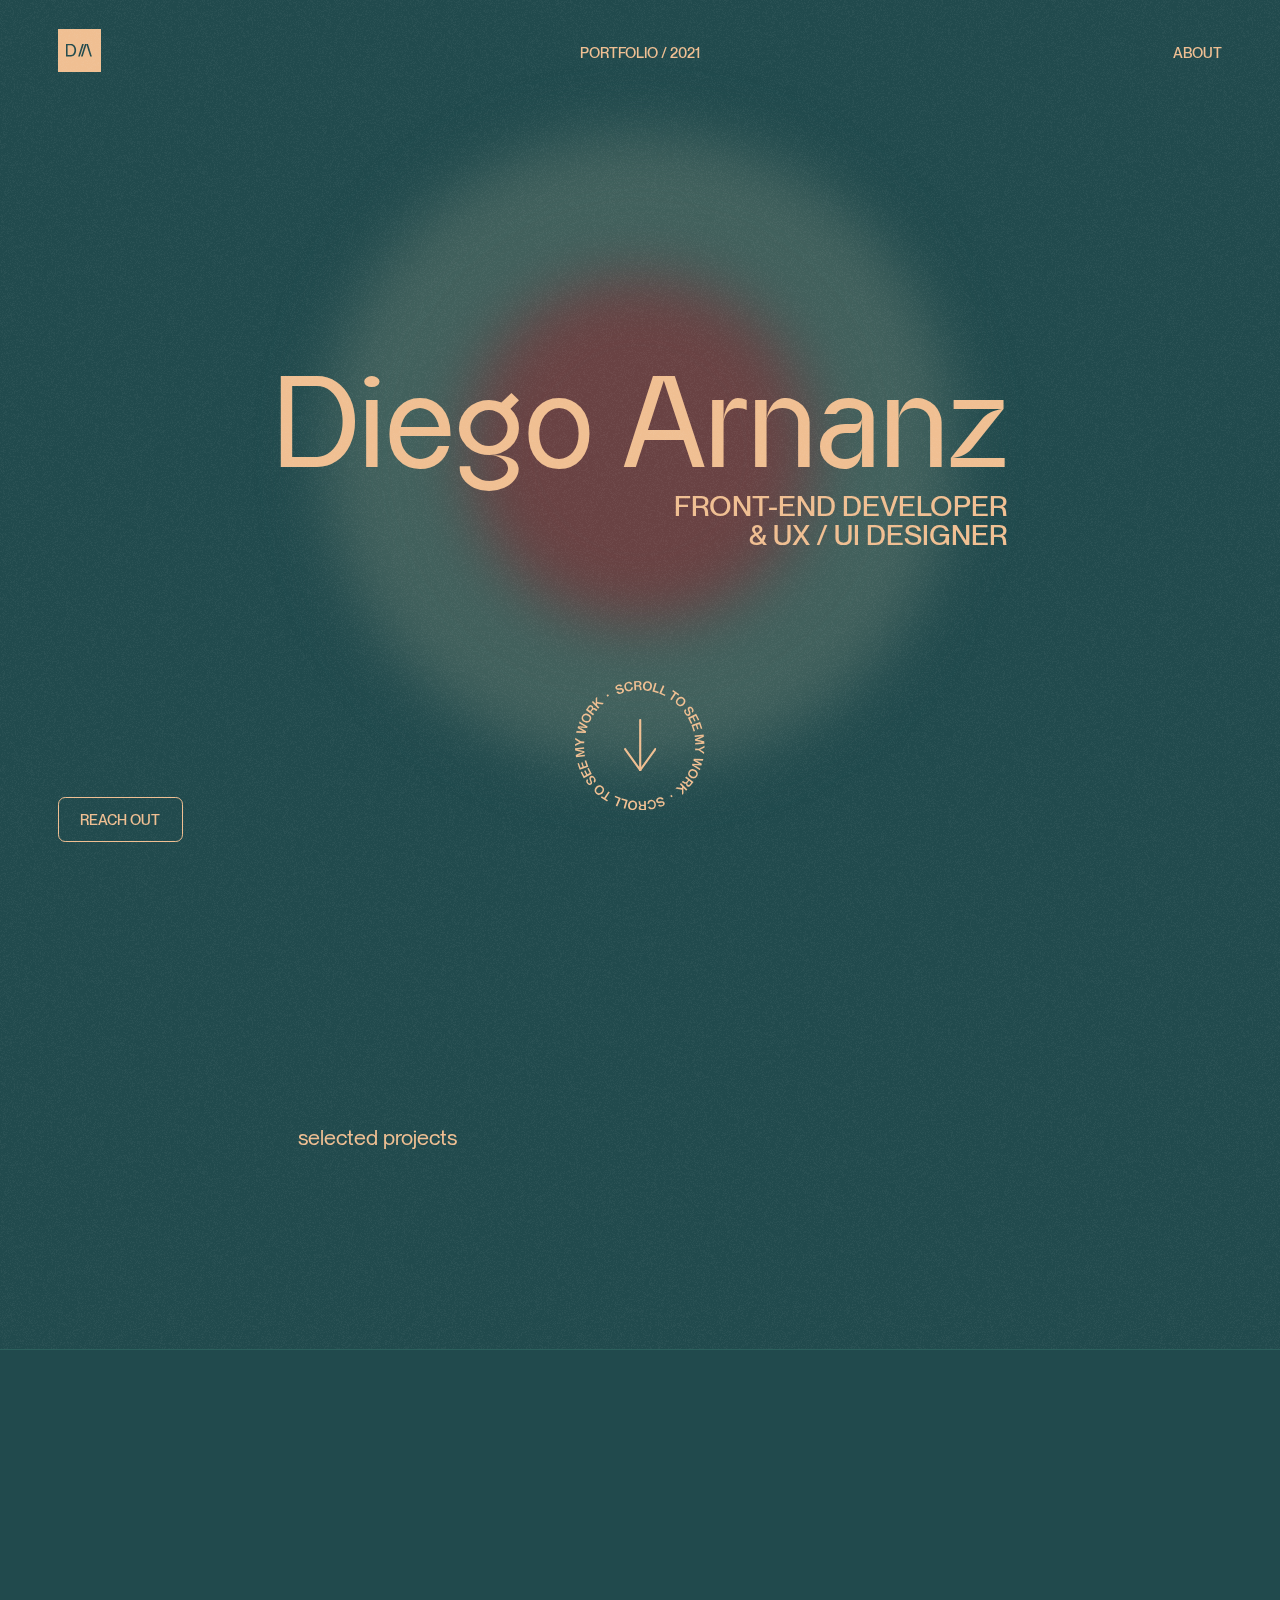
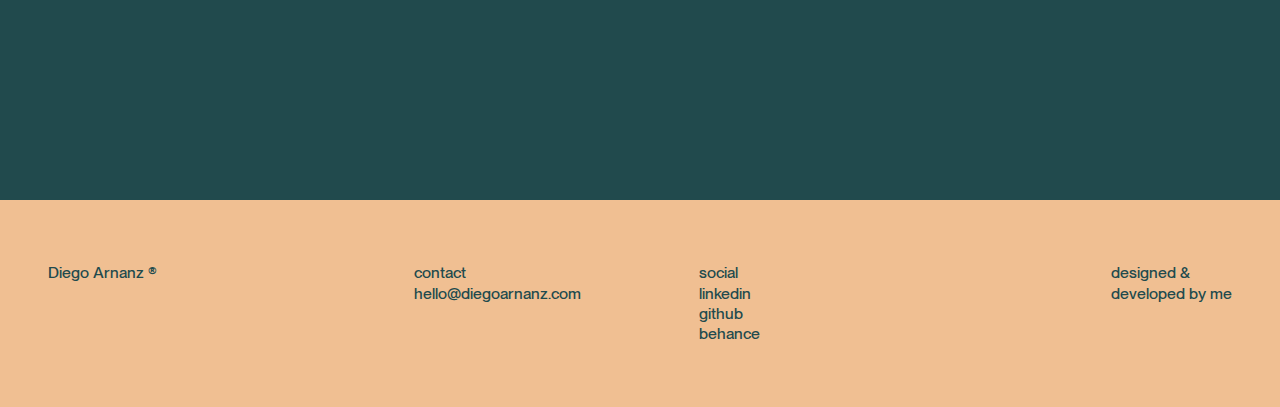
<file: index.html>
<!DOCTYPE html>
<html lang="es">
<head>
    <meta charset="UTF-8">
    <meta name="viewport" content="width=device-width, initial-scale=1.0">
    <title>DIEGO ARNANZ</title>
    <link rel="shortcut icon" type="image/jpg" href="/assets/images/MAIN/LOGO_DA_clear.png">
    <link rel="preconnect" href="https://fonts.googleapis.com">
    <link rel="preconnect" href="https://fonts.gstatic.com" crossorigin>
    <link href="https://fonts.googleapis.com/css2?family=Space+Grotesk:wght@300;400;500;600;700&display=swap" rel="stylesheet">
    <link rel="stylesheet" href="css/app.css">
    <script defer src="js/app.js" ></script>
    <script defer src="js/scroll.js"></script>

<!-- Primary Meta Tags -->
<title>Diego Arnanz</title>
<meta name="title" content="Diego Arnanz">
<meta name="description" content="Hi, I'm Diego Arnanz, a Front-End web developer and graphic & UX/UI designer based in Madrid, Spain.">

<!-- Open Graph / Facebook -->
<meta property="og:type" content="website">
<meta property="og:url" content="https://metatags.io/">
<meta property="og:title" content="Diego Arnanz">
<meta property="og:description" content="Hi, I'm Diego Arnanz, a Front-End web developer and graphic & UX/UI designer based in Madrid, Spain.">
<meta property="og:image" content="/assets/images/MAIN/LOGO_DA_clear.png">

<!-- Twitter -->
<meta property="twitter:card" content="summary_large_image">
<meta property="twitter:url" content="https://metatags.io/">
<meta property="twitter:title" content="Diego Arnanz">
<meta property="twitter:description" content="Hi, I'm Diego Arnanz, a Front-End web developer and graphic & UX/UI designer based in Madrid, Spain.">
<meta property="twitter:image" content="/assets/images/MAIN/LOGO_DA_clear.png">
</head>

<body class="index">


    <div class="circulos">
        <div class="circulos__externo"></div>
        <div class="circulos__interno"></div>
    </div>

    <div class="slide color uno"></div>
    <div class="slide color dos"></div>
    <div class="slide color tres"></div>

    <div class="ruido"></div>

        <div class="logo">
            <svg class="logo__svg" xmlns="http://www.w3.org/2000/svg" xmlns:xlink="http://www.w3.org/1999/xlink" version="1.1" id="Capa_1" x="0px" y="0px" viewBox="0 0 175 84" style="enable-background:new 0 0 175 84;" xml:space="preserve">
                <path id="XMLID_2_" d="M68.5,42c0,23.9-14.7,42-35,42H0V0h33.5C53.8,0,68.5,18,68.5,42z M57.1,42c0-17.4-9.1-32.8-23.6-32.8v0h-23  v65.7c0,0,22.8,0,23,0C47.7,74.5,57.1,59.2,57.1,42z"/>
                <path id="XMLID_7_" d="M93.2,84H82.1L109,0h11.5 M120.5,0"/>
                <path id="XMLID_10_" d="M112.4,84h-11.1l26.9-84h11.5 M139.6,0"/>
                <path id="XMLID_14_" d="M136.6,0l11.5,0l26.9,84h-11.1 M136.6,0"/>
                </svg>
        </div>

        <span class="portfolio">portfolio / 2021</span>
    
        <section class="nav">
            <ul class="nav__ul">
                <li class="nav__li">
                    <a href="/about.html" class="nav__a panel">about</a>
                </li>
            </ul>
        </section>
    



    <div class="main">
    
        <div class="main__box">
            <div class="main__h1">
                <h1 class="main__h1--intro">Diego Arnanz</h1>
            </div>
            <div class="main__h2">
                <h2 class="main__h2--intro">front-end developer</h2>
            </div>
            <div class="main__h2">
                <h2 class="main__h2--intro">& UX / UI designer</h2>
            </div>
            
        </div>
        <a href="#work" class="scroll">
            <svg class="scroll__circle" xmlns="http://www.w3.org/2000/svg" xmlns:xlink="http://www.w3.org/1999/xlink" version="1.1" id="Capa_1"  viewBox="-172.1 329.1 182.9 182.5"  >
                <g id="XMLID_45_">
                    <path class="st0" d="M-4.7,402.5"/>
                </g>
                <g>
                    <path d="M-106.8,346.8c-0.8,0.3-1.6,0.5-2.3,0.5c-0.7,0-1.4-0.1-2-0.3c-0.6-0.2-1.1-0.5-1.5-0.9c-0.4-0.4-0.8-0.9-1-1.6l2.3-0.8   c0.7,1.5,2,1.9,3.9,1.3c0.3-0.1,0.6-0.3,0.9-0.4c0.3-0.2,0.5-0.4,0.7-0.6c0.2-0.2,0.3-0.5,0.3-0.7c0-0.3,0-0.6-0.1-0.9   c-0.1-0.3-0.3-0.6-0.5-0.7s-0.5-0.3-0.8-0.3s-0.7-0.1-1.1,0s-0.9,0.1-1.4,0.1c-0.6,0.1-1.2,0.1-1.8,0.2c-0.6,0-1.1,0-1.5-0.1   c-0.5-0.1-0.9-0.4-1.3-0.7c-0.4-0.3-0.7-0.8-0.9-1.4c-0.2-0.6-0.3-1.1-0.2-1.6c0.1-0.5,0.3-1,0.6-1.4c0.3-0.4,0.7-0.8,1.2-1.2   c0.5-0.3,1.1-0.6,1.7-0.9c1.4-0.5,2.7-0.6,3.7-0.2c1,0.4,1.8,1.1,2.3,2.2l-2.2,0.8c-0.3-0.6-0.7-0.9-1.3-1.1   c-0.6-0.2-1.2-0.1-1.9,0.1c-0.7,0.2-1.2,0.6-1.5,1c-0.3,0.4-0.4,0.9-0.2,1.4c0.1,0.3,0.3,0.5,0.5,0.6c0.2,0.1,0.5,0.2,0.8,0.3   c0.3,0,0.7,0,1.1,0c0.4,0,0.9-0.1,1.4-0.2c0.6-0.1,1.2-0.1,1.8-0.2s1.1,0,1.6,0.2c0.5,0.1,1,0.4,1.4,0.7c0.4,0.4,0.7,0.9,0.9,1.5   c0.2,0.6,0.3,1.2,0.2,1.8c-0.1,0.6-0.3,1.1-0.6,1.5c-0.3,0.5-0.7,0.9-1.2,1.3C-105.5,346.3-106.1,346.6-106.8,346.8z"/>
                    <path d="M-95,343.6c-0.9,0.2-1.8,0.2-2.6,0c-0.8-0.2-1.5-0.5-2.2-1c-0.6-0.5-1.2-1.1-1.6-1.8c-0.4-0.7-0.8-1.6-0.9-2.6   c-0.2-0.9-0.2-1.9-0.1-2.7c0.1-0.9,0.4-1.6,0.8-2.3s1-1.3,1.7-1.8s1.5-0.8,2.5-1c0.7-0.1,1.4-0.2,2-0.1c0.6,0.1,1.2,0.2,1.7,0.5   c0.6,0.3,1.1,0.7,1.5,1.2c0.4,0.5,0.7,1.1,0.9,1.7l-2.4,0.5c-0.2-0.7-0.7-1.2-1.3-1.5c-0.6-0.3-1.3-0.4-2.2-0.3   c-0.6,0.1-1.1,0.3-1.5,0.7c-0.4,0.3-0.7,0.7-1,1.2c-0.2,0.5-0.4,1-0.4,1.6c-0.1,0.6,0,1.2,0.1,1.9c0.1,0.7,0.3,1.3,0.6,1.8   c0.3,0.5,0.6,1,1,1.3c0.4,0.3,0.9,0.6,1.4,0.7c0.5,0.1,1,0.2,1.6,0c0.5-0.1,0.9-0.2,1.2-0.5c0.3-0.2,0.6-0.5,0.8-0.8   c0.2-0.3,0.4-0.6,0.4-1c0.1-0.4,0.1-0.7,0.1-1.1l2.4-0.5c0.1,0.6,0.1,1.3-0.1,1.9c-0.2,0.7-0.4,1.2-0.8,1.8   C-92.1,342.6-93.3,343.3-95,343.6z"/>
                    <path d="M-88.7,329.3l6.1-0.2c0.6,0,1.2,0,1.7,0.2c0.5,0.2,1,0.4,1.3,0.7c0.4,0.3,0.7,0.7,0.9,1.1s0.3,0.9,0.4,1.5   c0,0.8-0.1,1.4-0.5,2c-0.4,0.6-0.9,1-1.8,1.3l0,0.1c0.7,0.2,1.2,0.5,1.5,0.9c0.3,0.4,0.5,1,0.6,1.8c0.1,0.9,0.2,1.7,0.3,2.2   s0.2,0.8,0.4,0.9l0,0.1l-2.4,0.1c-0.2-0.1-0.3-0.4-0.3-0.9c-0.1-0.5-0.1-1.2-0.2-2c-0.1-0.8-0.3-1.3-0.7-1.6   c-0.4-0.3-1-0.5-1.7-0.5L-86,337l0.2,5.1l-2.4,0.1L-88.7,329.3z M-86.1,335.2l3.1-0.1c0.8,0,1.3-0.2,1.7-0.6s0.6-0.9,0.5-1.5   c0-0.6-0.2-1.1-0.6-1.5c-0.4-0.3-0.9-0.5-1.7-0.5l-3.2,0.1L-86.1,335.2z"/>
                    <path d="M-70.7,343c-1-0.1-1.8-0.4-2.6-0.8s-1.3-1-1.8-1.7c-0.5-0.7-0.8-1.4-1-2.3s-0.2-1.8-0.1-2.7c0.1-1,0.4-1.8,0.8-2.6   s0.9-1.4,1.5-2c0.6-0.5,1.3-0.9,2.2-1.1c0.8-0.2,1.7-0.3,2.7-0.2c1,0.1,1.8,0.4,2.6,0.8c0.7,0.4,1.3,1,1.8,1.7s0.8,1.4,1,2.3   s0.2,1.8,0.1,2.7c-0.1,1-0.4,1.8-0.8,2.6c-0.4,0.8-0.9,1.4-1.5,2c-0.6,0.5-1.3,0.9-2.2,1.1C-68.8,343-69.7,343.1-70.7,343z    M-70.4,341c0.6,0.1,1.2,0,1.7-0.1c0.5-0.2,1-0.4,1.3-0.8c0.4-0.4,0.7-0.8,0.9-1.4c0.2-0.5,0.4-1.2,0.5-1.8c0.1-0.7,0.1-1.3,0-1.9   c-0.1-0.6-0.3-1.1-0.5-1.6c-0.3-0.5-0.6-0.9-1.1-1.2c-0.5-0.3-1-0.5-1.6-0.6c-0.6-0.1-1.2,0-1.7,0.1c-0.5,0.2-1,0.5-1.3,0.8   s-0.7,0.9-0.9,1.4c-0.2,0.6-0.4,1.2-0.5,1.8c-0.1,0.7-0.1,1.3,0,1.9s0.3,1.1,0.6,1.6c0.3,0.5,0.6,0.8,1.1,1.1S-71,340.9-70.4,341z"/>
                    <path d="M-59.3,331.5l2.3,0.7l-3,10.4l6.1,1.7l-0.6,2l-8.4-2.4L-59.3,331.5z"/>
                    <path d="M-48.1,335l2.2,1l-4.3,9.9l5.8,2.5l-0.8,1.9l-8-3.5L-48.1,335z"/>
                    <path d="M-33.7,341.9l8.7,5.9l-1.2,1.7l-3.4-2.3l-6.1,9l-2-1.4l6.1-9l-3.3-2.3L-33.7,341.9z"/>
                    <path d="M-27.6,363.1c-0.7-0.7-1.2-1.4-1.6-2.2c-0.4-0.8-0.5-1.6-0.5-2.4c0-0.8,0.2-1.6,0.5-2.4c0.3-0.8,0.8-1.6,1.5-2.3   c0.7-0.7,1.4-1.3,2.2-1.7s1.6-0.6,2.4-0.7c0.8-0.1,1.6,0,2.4,0.3c0.8,0.3,1.6,0.8,2.3,1.4c0.7,0.7,1.2,1.4,1.6,2.2s0.5,1.6,0.5,2.4   c0,0.8-0.2,1.6-0.5,2.4s-0.8,1.6-1.5,2.3c-0.7,0.7-1.4,1.3-2.1,1.7s-1.6,0.6-2.4,0.7c-0.8,0.1-1.6,0-2.4-0.3   C-26.2,364.2-26.9,363.8-27.6,363.1z M-26.2,361.6c0.5,0.4,1,0.7,1.5,0.9c0.5,0.2,1,0.2,1.6,0.1c0.5-0.1,1-0.3,1.5-0.6   c0.5-0.3,1-0.7,1.4-1.2s0.8-1,1.1-1.5c0.3-0.5,0.4-1.1,0.5-1.6c0.1-0.5,0-1.1-0.2-1.6s-0.5-1-1-1.4c-0.5-0.4-1-0.7-1.5-0.9   c-0.5-0.2-1.1-0.2-1.6-0.1c-0.5,0.1-1.1,0.3-1.6,0.6c-0.5,0.3-1,0.7-1.5,1.2c-0.5,0.5-0.8,1-1.1,1.5c-0.3,0.5-0.4,1.1-0.5,1.6   c0,0.5,0,1,0.2,1.6C-27.1,360.7-26.7,361.2-26.2,361.6z"/>
                    <path d="M-16.6,375.8c-0.5-0.7-0.9-1.4-1.1-2.1c-0.2-0.7-0.3-1.3-0.3-2c0-0.6,0.2-1.2,0.5-1.7c0.3-0.5,0.7-1,1.2-1.4l1.4,2   c-1.3,1.1-1.3,2.5-0.2,4.1c0.2,0.3,0.4,0.5,0.7,0.7s0.5,0.4,0.8,0.5c0.3,0.1,0.5,0.1,0.8,0.1c0.3,0,0.5-0.1,0.8-0.3   c0.3-0.2,0.5-0.4,0.6-0.7c0.1-0.3,0.1-0.6,0.1-0.9c0-0.3-0.1-0.7-0.3-1.1c-0.1-0.4-0.3-0.8-0.5-1.3c-0.2-0.6-0.4-1.1-0.6-1.7   c-0.2-0.5-0.3-1-0.3-1.5c0-0.5,0.1-1,0.3-1.4c0.2-0.4,0.6-0.8,1.1-1.2c0.5-0.4,1-0.6,1.5-0.6s1,0,1.5,0.2s1,0.5,1.4,0.8   c0.5,0.4,0.9,0.9,1.3,1.4c0.9,1.2,1.3,2.4,1.2,3.5c-0.1,1.1-0.6,2-1.5,2.8l-1.3-1.9c0.5-0.4,0.7-1,0.7-1.5c0-0.6-0.2-1.2-0.6-1.8   c-0.4-0.6-0.9-1-1.4-1.2c-0.5-0.2-0.9-0.1-1.4,0.2c-0.2,0.2-0.4,0.4-0.5,0.6c-0.1,0.2-0.1,0.5,0,0.8s0.1,0.7,0.3,1.1   c0.1,0.4,0.3,0.8,0.5,1.3c0.2,0.6,0.4,1.1,0.6,1.7c0.2,0.6,0.3,1.1,0.3,1.6c0,0.5-0.1,1-0.3,1.5c-0.2,0.5-0.6,0.9-1.2,1.3   c-0.5,0.4-1.1,0.6-1.6,0.7s-1.1,0-1.6-0.1c-0.5-0.2-1-0.5-1.5-0.9C-15.7,376.9-16.1,376.4-16.6,375.8z"/>
                    <path d="M-1.1,375.3l4.3,8.5l-1.8,0.9l-3.2-6.3l-2.9,1.4l2.8,5.6l-1.7,0.9l-2.8-5.6l-3.3,1.6l3.2,6.5l-1.9,0.9l-4.3-8.6L-1.1,375.3   z"/>
                    <path d="M4.5,387.1l3,9l-1.9,0.7L3.3,390l-3,1l2,5.9l-1.8,0.6l-2-5.9l-3.5,1.2l2.3,6.8l-2,0.7l-3-9.1L4.5,387.1z"/>
                    <path d="M9.5,404.6l0.3,3.2l-5.9,2.7c-0.4,0.2-0.8,0.3-1.3,0.5s-0.9,0.3-1.4,0.5c-0.5,0.2-1,0.4-1.6,0.5l0,0.1   c0.5,0.1,1.1,0.1,1.6,0.2c0.4,0.1,0.9,0.1,1.4,0.2c0.5,0.1,1,0.2,1.4,0.3l6.3,1.5l0.3,3.2l-12.9,1.3l-0.2-2.2l6.7-0.7   c0.3,0,0.8-0.1,1.2-0.1s0.9-0.1,1.3-0.1c0.5,0,1,0,1.5-0.1l0,0c-0.5-0.1-0.9-0.1-1.4-0.2c-0.4-0.1-0.8-0.1-1.2-0.2S5,415.1,4.7,415   l-7.3-1.7l-0.2-1.9l6.8-3.2c0.3-0.1,0.7-0.3,1.1-0.4c0.4-0.2,0.8-0.3,1.2-0.4c0.4-0.2,0.9-0.3,1.3-0.4l0,0c-0.5,0.1-1,0.1-1.5,0.2   c-0.4,0.1-0.8,0.1-1.3,0.2s-0.9,0.1-1.2,0.1l-6.7,0.7l-0.2-2.1L9.5,404.6z"/>
                    <path d="M2.7,424.6l8.1-4l-0.2,2.7l-3.4,1.6c-0.3,0.1-0.6,0.2-0.9,0.4c-0.3,0.1-0.6,0.2-0.9,0.4c-0.3,0.1-0.7,0.2-1,0.4l0,0   c0.3,0.2,0.6,0.3,1,0.5c0.3,0.1,0.6,0.3,0.9,0.5c0.3,0.2,0.6,0.3,0.8,0.5l3.1,2.1l-0.2,2.6L2.5,427l-5.1-0.3l0.2-2.4L2.7,424.6z"/>
                    <path d="M9,439.3l-0.7,2.4l-6.4-0.4c-0.4,0-0.9-0.1-1.4-0.1c-0.5-0.1-1-0.1-1.4-0.2c-0.5-0.1-1-0.2-1.5-0.3l0,0   c0.5,0.2,0.9,0.5,1.4,0.7c0.4,0.2,0.8,0.4,1.3,0.7c0.4,0.2,0.8,0.4,1.2,0.6l5.5,3.3l-0.7,2.3l-6.4-0.3c-0.4,0-0.9-0.1-1.4-0.1   c-0.5-0.1-1-0.1-1.4-0.2c-0.5-0.1-1-0.2-1.6-0.2l0,0c0.5,0.2,0.9,0.4,1.4,0.7c0.4,0.2,0.8,0.4,1.3,0.6c0.4,0.2,0.8,0.4,1.2,0.7   l5.5,3.3l-0.7,2.4l-11.3-7.2l0.7-2.2l7,0.4c0.3,0,0.7,0,1.2,0.1c0.5,0.1,0.9,0.1,1.3,0.2c0.5,0.1,0.9,0.1,1.4,0.2l0,0   c-0.4-0.2-0.9-0.4-1.3-0.6c-0.4-0.2-0.8-0.4-1.2-0.6c-0.4-0.2-0.8-0.4-1.1-0.6l-6-3.7l0.7-2.3L9,439.3z"/>
                    <path d="M-11.6,456.8c0.5-0.9,1-1.6,1.7-2.1c0.7-0.5,1.4-0.9,2.2-1.1c0.8-0.2,1.6-0.2,2.5-0.1c0.9,0.1,1.7,0.4,2.6,0.9   c0.9,0.5,1.6,1,2.2,1.7c0.6,0.6,1,1.4,1.3,2.1c0.3,0.8,0.4,1.6,0.3,2.4c-0.1,0.9-0.3,1.7-0.8,2.6c-0.5,0.9-1,1.6-1.7,2.1   c-0.7,0.5-1.4,0.9-2.2,1.1c-0.8,0.2-1.6,0.2-2.5,0.1c-0.9-0.1-1.7-0.4-2.6-0.9c-0.9-0.5-1.6-1-2.2-1.6c-0.6-0.6-1-1.4-1.3-2.1   c-0.3-0.8-0.4-1.6-0.3-2.4C-12.3,458.5-12.1,457.7-11.6,456.8z M-9.8,457.8c-0.3,0.6-0.5,1.1-0.5,1.7c0,0.5,0.1,1.1,0.3,1.5   c0.2,0.5,0.5,0.9,1,1.3s0.9,0.8,1.5,1.1c0.6,0.3,1.2,0.5,1.8,0.7c0.6,0.1,1.1,0.1,1.7,0.1c0.5-0.1,1-0.3,1.5-0.6   c0.4-0.3,0.8-0.8,1.1-1.3c0.3-0.6,0.5-1.1,0.5-1.7c0-0.5-0.1-1.1-0.3-1.6s-0.6-0.9-1-1.4s-0.9-0.8-1.5-1.1   c-0.6-0.3-1.2-0.5-1.8-0.7s-1.1-0.1-1.7,0c-0.5,0.1-1,0.3-1.4,0.6C-9.2,456.8-9.5,457.2-9.8,457.8z"/>
                    <path d="M-4.9,471.5l-3.7,4.9c-0.4,0.5-0.8,0.9-1.2,1.2c-0.4,0.3-0.9,0.5-1.4,0.6s-0.9,0.1-1.4,0c-0.5-0.1-0.9-0.3-1.4-0.7   c-0.6-0.5-1-1-1.2-1.6s-0.2-1.4,0.1-2.2l0,0c-0.6,0.4-1.1,0.6-1.7,0.6c-0.5,0-1.1-0.2-1.8-0.7c-0.8-0.5-1.5-0.9-1.9-1.1   c-0.4-0.3-0.8-0.4-0.9-0.3l-0.1-0.1l1.5-1.9c0.2-0.1,0.5,0,0.9,0.3c0.4,0.3,1,0.6,1.7,1.1c0.7,0.4,1.2,0.6,1.7,0.5   c0.5-0.1,1-0.4,1.5-1.1l1.7-2.2l-4.1-3.1l1.5-1.9L-4.9,471.5z M-11.1,469.9l-1.9,2.5c-0.5,0.6-0.7,1.2-0.6,1.7s0.3,1,0.8,1.3   c0.5,0.4,1,0.6,1.5,0.5c0.5-0.1,1-0.4,1.4-1l1.9-2.6L-11.1,469.9z"/>
                    <path d="M-13.5,482.4l-1.7,1.7l-2.1-2.1c-0.4-0.4-0.7-0.7-1-1.1c-0.3-0.4-0.6-0.7-0.8-0.9l0.1,8l-2.1,2l0-7.3l-9.3-1.8l2-2l7.4,1.4   l0-2.2l-3.2-3.3l1.7-1.7L-13.5,482.4z"/>
                    <path d="M-34.3,492l-2.1,1.3l-1.3-2.1l2.1-1.3L-34.3,492z"/>
                    <path d="M-53.9,493.7c0.8-0.3,1.6-0.5,2.3-0.5s1.4,0,2,0.2s1.1,0.5,1.5,0.9c0.4,0.4,0.8,0.9,1,1.6l-2.3,0.8c-0.7-1.5-2-1.9-3.9-1.2   c-0.3,0.1-0.6,0.3-0.9,0.4s-0.5,0.4-0.7,0.6c-0.2,0.2-0.3,0.5-0.3,0.7s0,0.6,0.1,0.9c0.1,0.3,0.3,0.6,0.5,0.7   c0.2,0.2,0.5,0.3,0.8,0.3s0.7,0.1,1.1,0c0.4,0,0.9-0.1,1.4-0.2c0.6-0.1,1.2-0.1,1.8-0.2c0.6,0,1.1,0,1.6,0.1s0.9,0.3,1.3,0.7   c0.4,0.3,0.7,0.8,0.9,1.4c0.2,0.6,0.3,1.1,0.2,1.6c-0.1,0.5-0.2,1-0.5,1.4c-0.3,0.4-0.7,0.8-1.2,1.2c-0.5,0.3-1.1,0.6-1.7,0.9   c-1.4,0.5-2.7,0.6-3.7,0.3c-1-0.3-1.8-1.1-2.3-2.1l2.2-0.8c0.3,0.6,0.7,0.9,1.3,1.1c0.6,0.2,1.2,0.1,1.9-0.2c0.7-0.3,1.2-0.6,1.5-1   s0.4-0.9,0.2-1.4c-0.1-0.3-0.3-0.5-0.5-0.6c-0.2-0.1-0.5-0.2-0.8-0.2c-0.3,0-0.7,0-1.1,0c-0.4,0-0.9,0.1-1.4,0.2   c-0.6,0.1-1.2,0.1-1.8,0.2c-0.6,0-1.1,0-1.6-0.2c-0.5-0.1-1-0.4-1.4-0.7c-0.4-0.3-0.7-0.8-1-1.5c-0.2-0.6-0.3-1.2-0.2-1.7   s0.3-1.1,0.6-1.5c0.3-0.5,0.7-0.9,1.2-1.3S-54.6,494-53.9,493.7z"/>
                    <path d="M-65.6,497c0.9-0.2,1.8-0.2,2.6,0c0.8,0.2,1.6,0.5,2.2,1c0.7,0.5,1.2,1.1,1.7,1.8c0.5,0.7,0.8,1.6,1,2.5   c0.2,0.9,0.2,1.8,0.1,2.7c-0.1,0.9-0.4,1.6-0.8,2.3s-1,1.3-1.6,1.8c-0.7,0.5-1.5,0.8-2.4,1c-0.7,0.1-1.4,0.2-2,0.1   c-0.6-0.1-1.2-0.2-1.7-0.5c-0.6-0.3-1.1-0.7-1.5-1.2s-0.7-1.1-0.9-1.7l2.4-0.5c0.3,0.7,0.7,1.2,1.3,1.5c0.6,0.3,1.3,0.4,2.2,0.2   c0.6-0.1,1.1-0.3,1.5-0.7c0.4-0.3,0.7-0.7,1-1.2c0.2-0.5,0.4-1,0.4-1.6s0-1.2-0.1-1.9c-0.1-0.7-0.3-1.3-0.6-1.8   c-0.3-0.5-0.6-1-1-1.3c-0.4-0.3-0.9-0.6-1.4-0.7c-0.5-0.1-1-0.1-1.6,0c-0.5,0.1-0.9,0.3-1.2,0.5c-0.3,0.2-0.6,0.5-0.8,0.8   c-0.2,0.3-0.3,0.6-0.4,1c-0.1,0.4-0.1,0.7-0.1,1.1l-2.4,0.5c-0.1-0.6-0.1-1.3,0.1-1.9c0.2-0.7,0.4-1.2,0.8-1.8   C-68.5,498-67.3,497.3-65.6,497z"/>
                    <path d="M-71.8,511.4l-6.1,0.3c-0.6,0-1.2,0-1.7-0.2c-0.5-0.1-1-0.4-1.3-0.7c-0.4-0.3-0.7-0.7-0.9-1.1c-0.2-0.4-0.4-0.9-0.4-1.5   c0-0.8,0.1-1.4,0.5-2c0.3-0.6,0.9-1,1.8-1.3l0-0.1c-0.7-0.2-1.2-0.5-1.5-0.9c-0.3-0.4-0.5-1-0.6-1.8c-0.1-0.9-0.3-1.7-0.3-2.2   c-0.1-0.5-0.2-0.8-0.4-0.9l0-0.1l2.4-0.1c0.2,0.1,0.3,0.4,0.3,0.9c0.1,0.5,0.1,1.2,0.3,2c0.1,0.8,0.3,1.3,0.7,1.6   c0.4,0.3,1,0.5,1.8,0.4l2.8-0.1l-0.2-5.1l2.4-0.1L-71.8,511.4z M-74.5,505.5l-3.1,0.1c-0.8,0-1.3,0.2-1.7,0.6   c-0.4,0.4-0.5,0.9-0.5,1.5c0,0.6,0.2,1.1,0.6,1.5c0.4,0.3,0.9,0.5,1.7,0.5l3.2-0.1L-74.5,505.5z"/>
                    <path d="M-90,497.9c1,0.1,1.8,0.4,2.6,0.8c0.7,0.4,1.4,1,1.8,1.6c0.5,0.7,0.8,1.4,1,2.3c0.2,0.9,0.2,1.8,0.1,2.7   c-0.1,1-0.4,1.8-0.8,2.6c-0.4,0.8-0.9,1.4-1.5,2s-1.3,0.9-2.2,1.2c-0.8,0.2-1.7,0.3-2.7,0.2c-1-0.1-1.8-0.4-2.6-0.8   c-0.7-0.4-1.4-1-1.8-1.6c-0.5-0.7-0.8-1.4-1-2.3c-0.2-0.9-0.2-1.8-0.1-2.7c0.1-1,0.4-1.8,0.8-2.6c0.4-0.8,0.9-1.4,1.5-2   c0.6-0.5,1.3-0.9,2.2-1.2C-91.8,497.8-90.9,497.7-90,497.9z M-90.2,499.9c-0.6-0.1-1.2,0-1.7,0.2s-1,0.5-1.3,0.8   c-0.4,0.4-0.7,0.8-0.9,1.4c-0.2,0.6-0.4,1.2-0.5,1.8s-0.1,1.3,0,1.9c0.1,0.6,0.3,1.1,0.5,1.6c0.3,0.5,0.6,0.8,1.1,1.1   c0.5,0.3,1,0.5,1.6,0.6c0.6,0.1,1.2,0,1.7-0.2c0.5-0.2,1-0.5,1.3-0.9c0.4-0.4,0.7-0.9,0.9-1.4c0.2-0.6,0.4-1.2,0.5-1.8   s0.1-1.3,0-1.9c-0.1-0.6-0.3-1.1-0.6-1.6s-0.6-0.8-1.1-1.1C-89,500.1-89.6,500-90.2,499.9z"/>
                    <path d="M-101.2,509.4l-2.3-0.6l2.9-10.4l-6.1-1.7l0.6-2l8.4,2.3L-101.2,509.4z"/>
                    <path d="M-112.4,506.1l-2.2-0.9l4.2-10l-5.8-2.4l0.8-1.9l8,3.4L-112.4,506.1z"/>
                    <path d="M-126.9,499.2l-8.7-5.8l1.2-1.7l3.4,2.3l6-9l2,1.3l-6,9l3.4,2.2L-126.9,499.2z"/>
                    <path d="M-133.2,478.1c0.7,0.7,1.3,1.4,1.6,2.2c0.4,0.8,0.5,1.6,0.5,2.4c0,0.8-0.2,1.6-0.5,2.4c-0.3,0.8-0.8,1.6-1.5,2.3   c-0.7,0.7-1.4,1.3-2.1,1.7c-0.8,0.4-1.6,0.7-2.4,0.7c-0.8,0.1-1.6,0-2.4-0.3c-0.8-0.3-1.6-0.7-2.3-1.4c-0.7-0.7-1.3-1.4-1.6-2.2   c-0.4-0.8-0.5-1.6-0.5-2.4s0.2-1.6,0.5-2.4c0.3-0.8,0.8-1.6,1.5-2.3c0.6-0.7,1.4-1.3,2.1-1.7c0.8-0.4,1.6-0.7,2.4-0.7   c0.8-0.1,1.6,0,2.4,0.3C-134.7,477-133.9,477.4-133.2,478.1z M-134.6,479.6c-0.5-0.4-1-0.7-1.5-0.9c-0.5-0.2-1-0.2-1.6-0.1   c-0.5,0.1-1,0.3-1.5,0.6c-0.5,0.3-1,0.7-1.4,1.2c-0.5,0.5-0.8,1-1.1,1.6s-0.4,1.1-0.5,1.6s0,1.1,0.2,1.6s0.5,1,1,1.4   c0.5,0.4,1,0.7,1.5,0.9s1.1,0.2,1.6,0.1c0.5-0.1,1.1-0.3,1.6-0.6c0.5-0.3,1-0.7,1.5-1.2c0.5-0.5,0.8-1,1.1-1.6   c0.3-0.5,0.4-1.1,0.4-1.6s0-1-0.2-1.6C-133.7,480.5-134.1,480-134.6,479.6z"/>
                    <path d="M-144.3,465.5c0.5,0.7,0.9,1.4,1.1,2.1s0.3,1.3,0.3,1.9c0,0.6-0.2,1.2-0.5,1.7c-0.3,0.5-0.7,1-1.2,1.4l-1.4-2   c1.3-1.1,1.3-2.5,0.1-4.1c-0.2-0.3-0.4-0.5-0.7-0.7c-0.2-0.2-0.5-0.4-0.8-0.5c-0.3-0.1-0.5-0.1-0.8-0.1s-0.5,0.1-0.8,0.3   c-0.3,0.2-0.5,0.4-0.6,0.7c-0.1,0.3-0.1,0.6-0.1,0.9s0.1,0.7,0.3,1.1c0.1,0.4,0.3,0.8,0.5,1.3c0.2,0.6,0.4,1.1,0.6,1.7   c0.2,0.5,0.3,1,0.3,1.5c0,0.5-0.1,1-0.3,1.4s-0.6,0.8-1.1,1.2c-0.5,0.4-1,0.6-1.5,0.6c-0.5,0.1-1,0-1.5-0.1c-0.5-0.2-1-0.4-1.4-0.8   c-0.5-0.4-0.9-0.9-1.3-1.4c-0.9-1.2-1.3-2.4-1.2-3.5c0.1-1.1,0.5-2,1.4-2.8l1.4,1.9c-0.5,0.4-0.7,1-0.7,1.5s0.2,1.2,0.7,1.8   c0.4,0.6,0.9,1,1.4,1.2c0.5,0.2,0.9,0.1,1.4-0.2c0.2-0.2,0.4-0.4,0.5-0.6c0.1-0.2,0.1-0.5,0-0.8c-0.1-0.3-0.2-0.7-0.3-1   s-0.3-0.8-0.5-1.3c-0.2-0.6-0.5-1.1-0.6-1.7c-0.2-0.5-0.3-1.1-0.3-1.6c0-0.5,0.1-1,0.3-1.5s0.6-0.9,1.2-1.3   c0.5-0.4,1.1-0.6,1.6-0.7s1.1,0,1.6,0.1c0.5,0.2,1.1,0.5,1.6,0.8C-145.2,464.4-144.8,464.9-144.3,465.5z"/>
                    <path d="M-159.8,466.2l-4.3-8.4l1.8-0.9l3.2,6.3l2.8-1.5l-2.9-5.6l1.7-0.9l2.9,5.6l3.2-1.7l-3.3-6.4l1.9-1l4.4,8.6L-159.8,466.2z"/>
                    <path d="M-165.5,454.4l-3.1-9l1.9-0.7l2.3,6.7l3-1l-2-5.9l1.8-0.6l2,5.9l3.5-1.2l-2.3-6.8l2-0.7l3.1,9.1L-165.5,454.4z"/>
                    <path d="M-170.7,436.9l-0.4-3.2l5.9-2.8c0.4-0.2,0.8-0.3,1.3-0.5c0.5-0.2,0.9-0.4,1.4-0.5c0.5-0.2,1-0.4,1.5-0.6l0-0.1   c-0.5-0.1-1.1-0.1-1.6-0.2c-0.4-0.1-0.9-0.1-1.4-0.2c-0.5-0.1-1-0.2-1.4-0.2l-6.4-1.4l-0.4-3.2l12.9-1.4l0.2,2.2l-6.7,0.7   c-0.3,0-0.8,0.1-1.2,0.1s-0.9,0.1-1.3,0.1c-0.5,0-1,0.1-1.5,0.1l0,0c0.5,0.1,0.9,0.1,1.4,0.2c0.4,0.1,0.8,0.1,1.2,0.2   c0.4,0.1,0.8,0.1,1.1,0.2l7.3,1.7l0.2,1.9l-6.8,3.2c-0.3,0.1-0.7,0.3-1.1,0.5c-0.4,0.2-0.8,0.3-1.2,0.4c-0.4,0.2-0.9,0.3-1.3,0.5   l0,0c0.5-0.1,1-0.2,1.5-0.2c0.4-0.1,0.8-0.1,1.3-0.2c0.5-0.1,0.9-0.1,1.2-0.2l6.7-0.7l0.2,2.1L-170.7,436.9z"/>
                    <path d="M-164,416.8l-8.1,4.1l0.1-2.7l3.4-1.6c0.3-0.1,0.6-0.3,0.9-0.4c0.3-0.1,0.6-0.3,0.9-0.4c0.3-0.1,0.7-0.2,1-0.4l0,0   c-0.3-0.2-0.6-0.3-1-0.5c-0.3-0.1-0.6-0.3-0.9-0.5c-0.3-0.2-0.6-0.3-0.9-0.5l-3.2-2l0.1-2.6l7.6,5l5.1,0.3l-0.1,2.4L-164,416.8z"/>
                    <path d="M-170.5,402.2l0.7-2.4l6.4,0.3c0.4,0,0.9,0.1,1.4,0.1c0.5,0.1,1,0.1,1.4,0.2c0.5,0.1,1,0.2,1.5,0.2l0,0   c-0.5-0.2-1-0.5-1.4-0.7c-0.4-0.2-0.8-0.4-1.3-0.6c-0.4-0.2-0.8-0.4-1.2-0.6l-5.5-3.3l0.7-2.3l6.4,0.3c0.4,0,0.9,0.1,1.4,0.1   s1,0.1,1.4,0.2c0.5,0.1,1,0.1,1.6,0.2l0,0c-0.5-0.2-0.9-0.4-1.4-0.7c-0.4-0.2-0.8-0.4-1.3-0.6c-0.4-0.2-0.8-0.4-1.2-0.7l-5.5-3.3   l0.7-2.4l11.4,7.1l-0.7,2.3l-7-0.4c-0.3,0-0.7,0-1.2-0.1c-0.5,0-0.9-0.1-1.3-0.2c-0.5-0.1-0.9-0.1-1.4-0.2l0,0   c0.4,0.2,0.9,0.4,1.3,0.6c0.4,0.2,0.8,0.4,1.2,0.6c0.4,0.2,0.8,0.4,1.1,0.6l6,3.6l-0.7,2.3L-170.5,402.2z"/>
                    <path d="M-150,384.6c-0.4,0.9-1,1.6-1.7,2.1s-1.4,0.9-2.2,1.1c-0.8,0.2-1.6,0.3-2.5,0.1c-0.9-0.1-1.7-0.4-2.6-0.8   c-0.9-0.4-1.6-1-2.2-1.6c-0.6-0.6-1-1.3-1.3-2.1c-0.3-0.8-0.4-1.6-0.3-2.4c0.1-0.9,0.3-1.7,0.8-2.6c0.4-0.9,1-1.6,1.7-2.1   c0.7-0.5,1.4-0.9,2.2-1.1c0.8-0.2,1.6-0.3,2.5-0.1c0.9,0.1,1.7,0.4,2.6,0.8c0.9,0.4,1.6,1,2.2,1.6s1,1.3,1.3,2.1   c0.3,0.8,0.4,1.6,0.3,2.4C-149.3,382.8-149.6,383.7-150,384.6z M-151.8,383.6c0.3-0.6,0.4-1.1,0.5-1.7s-0.1-1.1-0.3-1.5   s-0.6-0.9-1-1.3c-0.4-0.4-1-0.8-1.5-1.1s-1.2-0.5-1.8-0.6c-0.6-0.1-1.1-0.1-1.7,0c-0.5,0.1-1,0.3-1.5,0.6s-0.8,0.8-1.1,1.3   c-0.3,0.6-0.5,1.1-0.5,1.7c0,0.5,0.1,1.1,0.3,1.6c0.2,0.5,0.6,0.9,1,1.4c0.4,0.4,1,0.8,1.6,1.1c0.6,0.3,1.2,0.5,1.8,0.6   c0.6,0.1,1.1,0.1,1.7,0s1-0.3,1.4-0.6C-152.5,384.6-152.1,384.2-151.8,383.6z"/>
                    <path d="M-156.8,369.9l3.6-4.9c0.4-0.5,0.8-0.9,1.2-1.2c0.4-0.3,0.9-0.5,1.4-0.6c0.5-0.1,0.9-0.1,1.4,0c0.5,0.1,1,0.3,1.4,0.7   c0.6,0.5,1,1,1.3,1.6c0.2,0.6,0.2,1.4-0.1,2.2l0,0c0.6-0.4,1.1-0.6,1.6-0.6c0.5,0,1.1,0.2,1.8,0.7c0.8,0.5,1.5,0.9,1.9,1.1   s0.8,0.4,0.9,0.3l0.1,0.1l-1.5,2c-0.2,0.1-0.5,0-0.9-0.3c-0.4-0.3-1-0.6-1.7-1.1c-0.7-0.4-1.2-0.6-1.7-0.5s-1,0.5-1.5,1.1l-1.7,2.2   l4.1,3.1l-1.4,1.9L-156.8,369.9z M-150.6,371.5l1.9-2.5c0.5-0.6,0.7-1.2,0.6-1.7c-0.1-0.5-0.3-1-0.8-1.3c-0.5-0.4-1-0.5-1.5-0.5   c-0.5,0.1-1,0.4-1.4,1l-1.9,2.6L-150.6,371.5z"/>
                    <path d="M-148.4,358.9l1.7-1.7l2.1,2.1c0.4,0.4,0.7,0.7,1,1.1s0.6,0.7,0.8,0.9l-0.1-7.9l2.1-2.1l0,7.3l9.3,1.7l-2,2l-7.5-1.4l0,2.2   l3.3,3.3l-1.7,1.7L-148.4,358.9z"/>
                    <path d="M-127.6,349.2l2.1-1.3l1.3,2.1l-2.1,1.3L-127.6,349.2z"/>
                </g>
            </svg>
            <svg class="scroll__arrow" xmlns="http://www.w3.org/2000/svg" xmlns:xlink="http://www.w3.org/1999/xlink" version="1.1" id="Capa_1" x="0px" y="0px" viewBox="-116.6 347.4 133.3 214.9" style="enable-background:new -116.6 347.4 133.3 214.9;" xml:space="preserve">
                    <style type="text/css">
                        .st0{fill:none;stroke:#2C2C2C;stroke-linecap:round;stroke-miterlimit:10;}
                        .st1
                    </style>
                    <g id="XMLID_45_">
                        <path class="st0" d="M-4.7,410"/>
                    </g>
                    <g>
                        <g>
                            <path class="st1" d="M-49.9,562.3c-2.4,0-4.4-2-4.4-4.4V351.8c0-2.4,2-4.4,4.4-4.4s4.4,2,4.4,4.4v206.2    C-45.6,560.4-47.5,562.3-49.9,562.3z"/>
                        </g>
                        <g>
                            <path class="st1" d="M-49.9,562.3c-0.9,0-1.8-0.3-2.5-0.8c-2-1.4-2.4-4.1-1-6.1L8.8,469c1.4-2,4.1-2.4,6.1-1c2,1.4,2.4,4.1,1,6.1    l-62.3,86.4C-47.2,561.7-48.6,562.3-49.9,562.3z"/>
                        </g>
                        <g>
                            <path class="st1" d="M-49.9,562.3c-1.4,0-2.7-0.6-3.5-1.8l-62.3-86.4c-1.4-2-1-4.7,1-6.1c2-1.4,4.7-1,6.1,1l62.3,86.4    c1.4,2,1,4.7-1,6.1C-48.1,562-49,562.3-49.9,562.3z"/>
                        </g>
                    </g>
            </svg>
        </a>
        <span class="span">
            <a href="mailto:hello@diegoarnanz.com"  class="span__a">reach out</a>
        </span>
    
    
    </div>

    <div class="work" id="work">
        <div class="work__box">
            <ul class="work__ul">
                <li class="work__li">
                    <em class="work__em">01.</em>
                    <a href="/beatriz.html" class="work__a panel">beatriz prados</a>
                </li>
                <li class="work__li">
                    <em class="work__em">02.</em>
                    <a href="/fiera.html" class="work__a panel">fiera ceramics</a>
                </li>
            </ul>


        </div>
        <div class="images">
            <img decoding="async" loading="lazy" src="/assets/images/BP_project/3.jpg" alt="Beatriz prados" class="images__img">
            <img decoding="async" loading="lazy" src="/assets/images/FIERA/PORTADA.jpg" alt="Fiera" class="images__img">
        </div>
    </div>

    <footer class="footer">
        <div class="footer__block">
            <div class="footer__col">
                <p class="footer__p">Diego Arnanz ®</p>
            </div>
            <div class="footer__col">
                <p class="footer__p title">contact</p>
                <a href="mailto:hello@diegoarnanz.com" class="footer__a">hello@diegoarnanz.com</a> 
            </div>    
        </div>
        <div class="footer__block">
            <div class="footer__col">
                <p class="footer__p title">social</p>
                <a target="blank" href="https://www.linkedin.com/in/diegoarnanz/" class="footer__a">linkedin</a> 
                <a target="blank" href="https://github.com/diegoarnanz" class="footer__a">github</a>
                <a target="blank" href="https://www.behance.net/diegoarnanz" class="footer__a">behance</a> 
            </div>
            <div class="footer__col">
                <p class="footer__p">designed & <br> developed by me</p>    
            </div>
        </div>
    </footer>

</body>
</html>
</file>
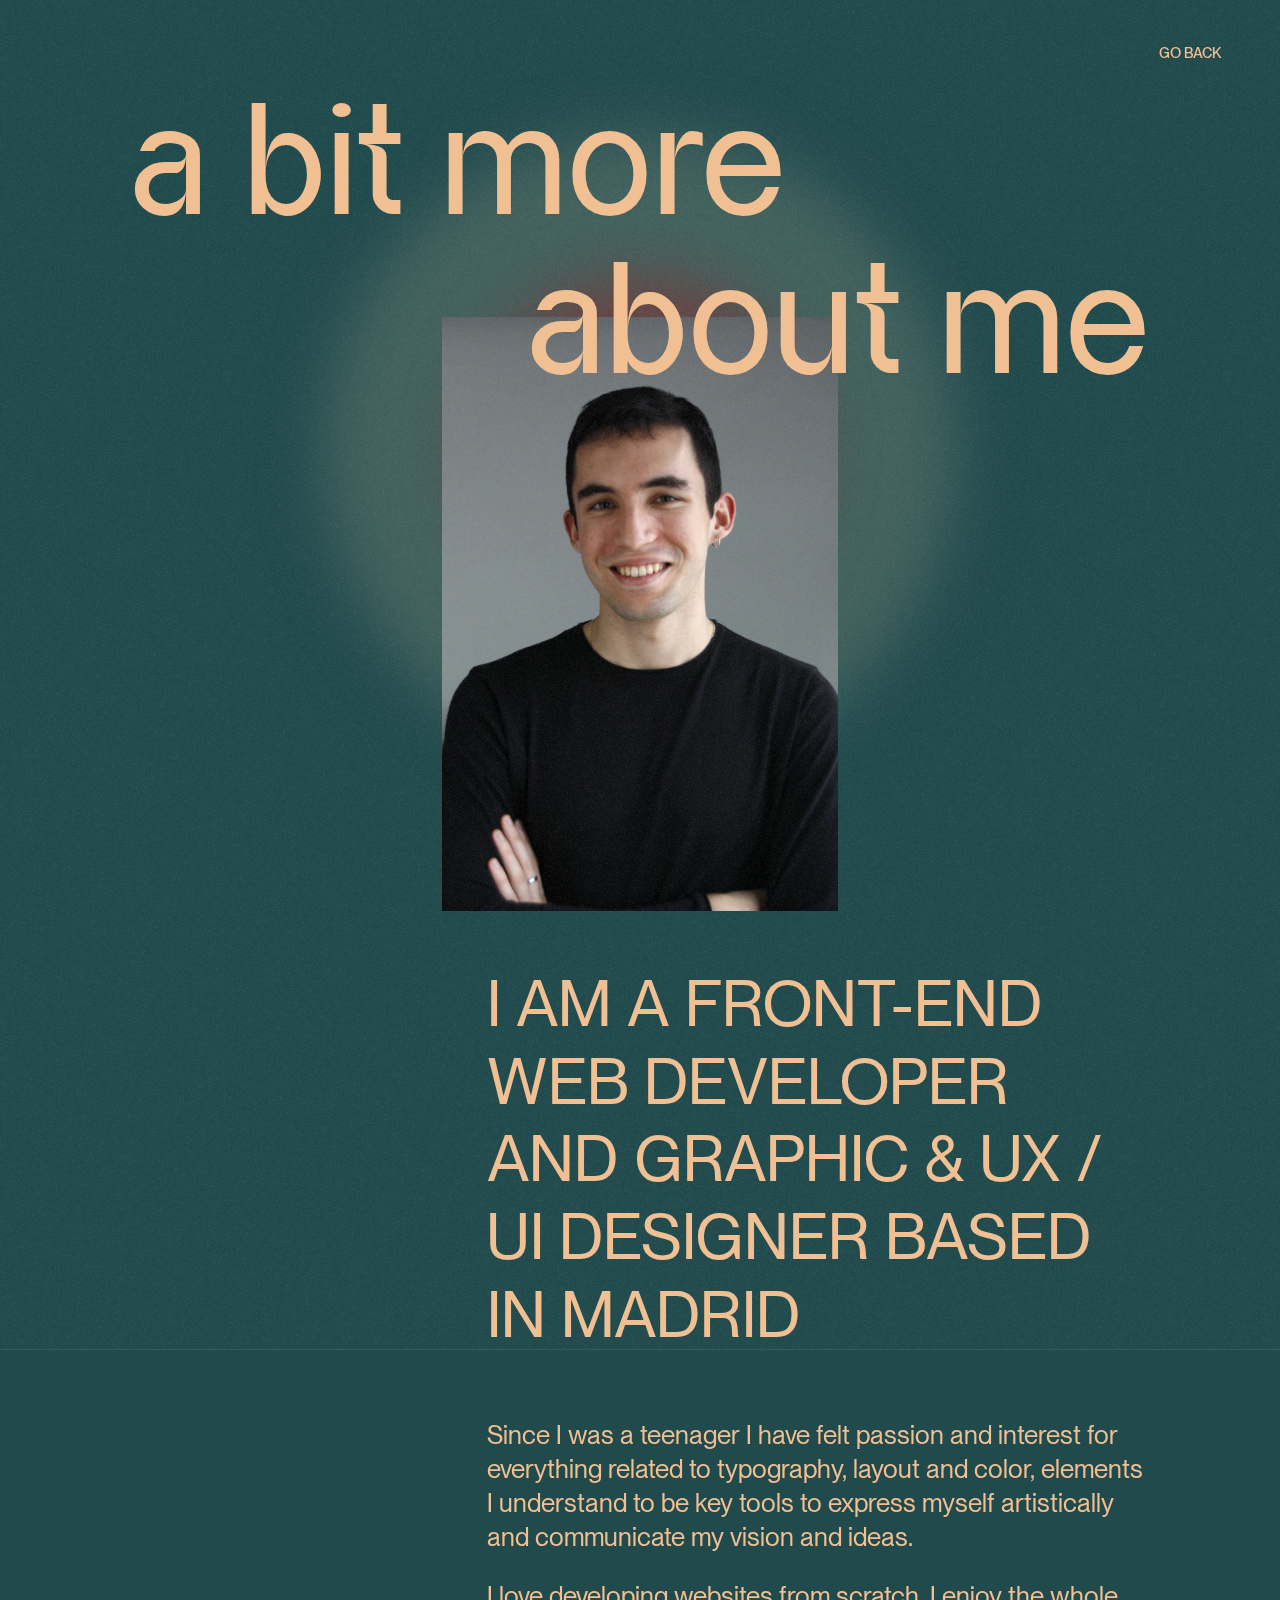
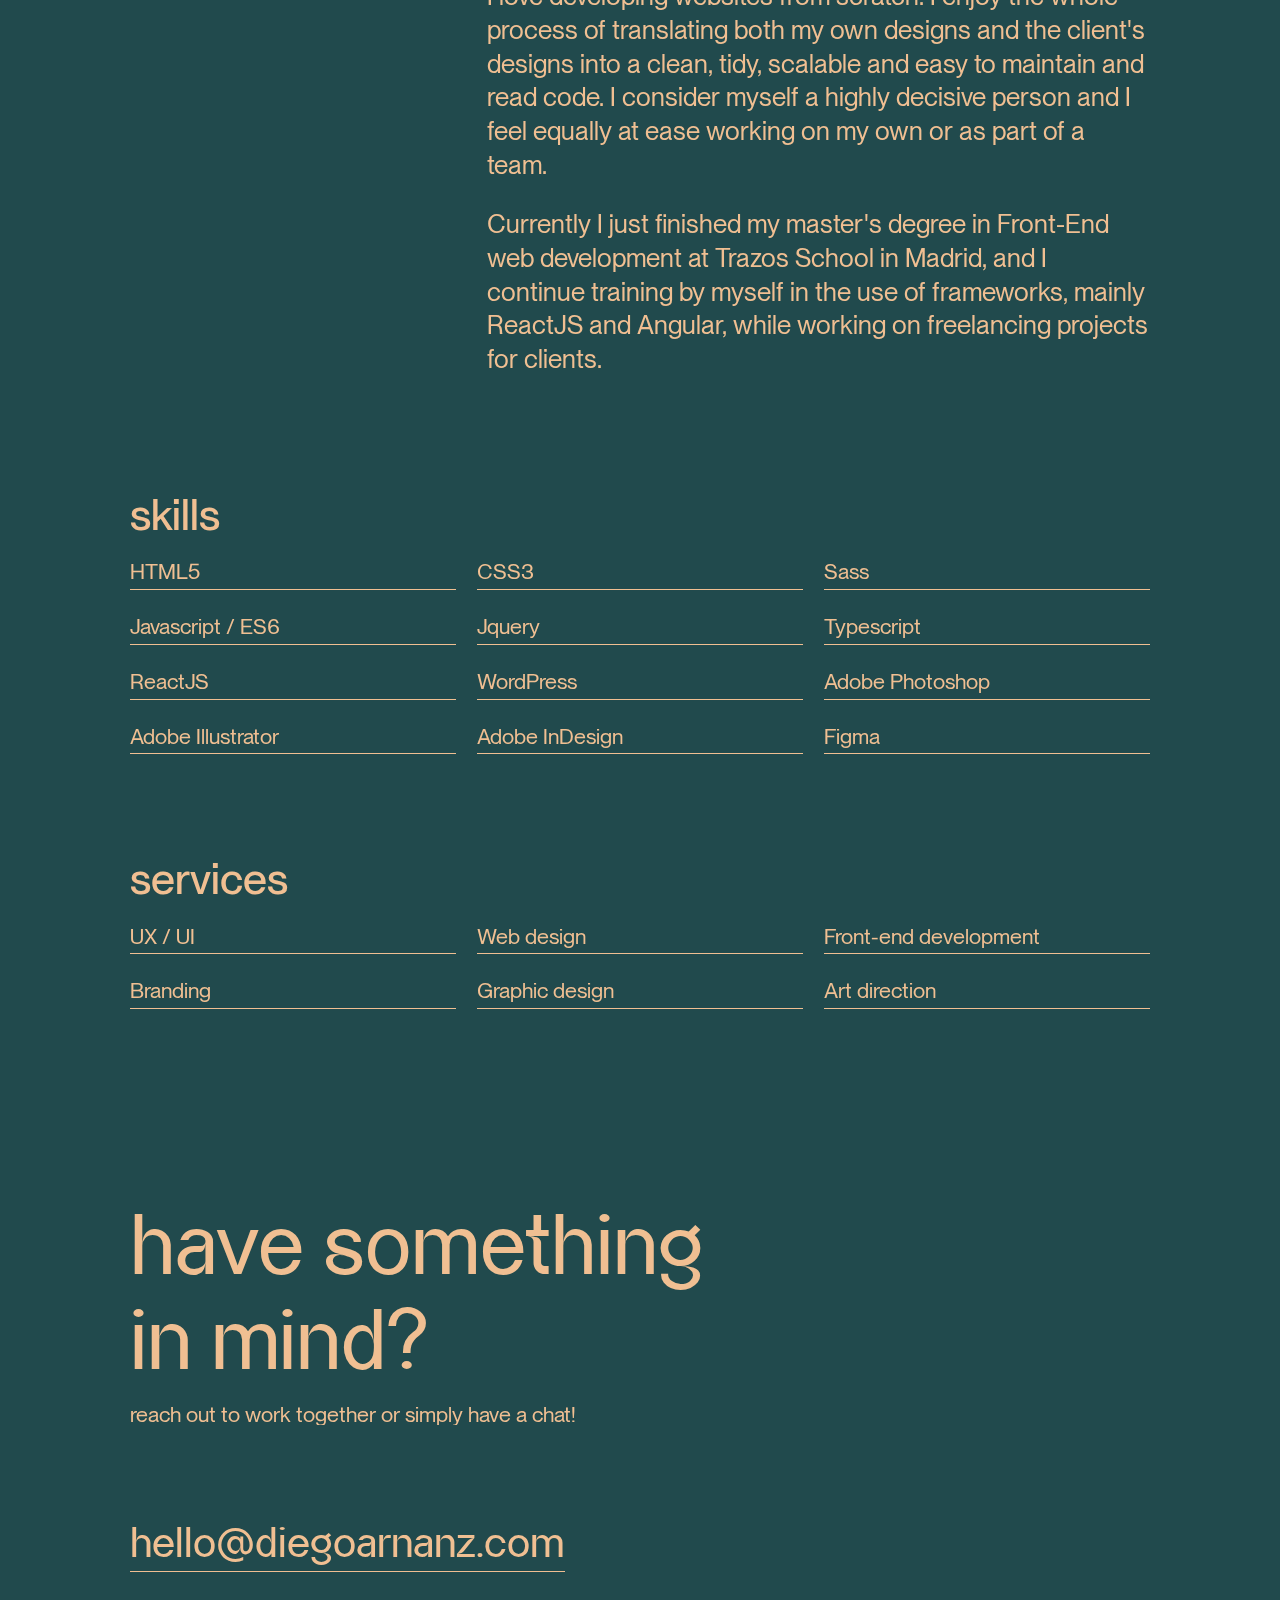
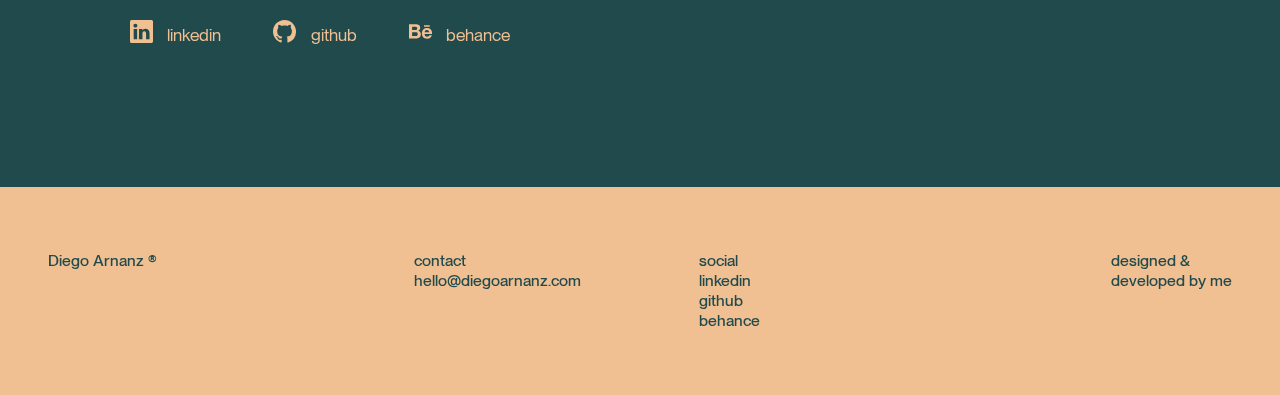
<file: about.html>
<!DOCTYPE html>
<html lang="en">
<head>
    <meta charset="UTF-8">
    <meta http-equiv="X-UA-Compatible" content="IE=edge">
    <meta name="viewport" content="width=device-width, initial-scale=1.0">
    <title>About</title>
    <link rel="shortcut icon" type="image/jpg" href="/assets/images/MAIN/LOGO_DA_clear.png">
    <link rel="stylesheet" href="css/app.css">
    <script defer src="js/app.js" ></script>
    <script defer src="js/scroll.js"></script>


</head>
<body class="about">
    
    <div class="ruido"></div>

    <div class="circulos">
        <div class="circulos__externo"></div>
        <div class="circulos__interno"></div>
    </div>


    <div class="slide uno reverse"></div>
    <div class="slide dos reverse"></div>
    <div class="slide tres reverse"></div>


    <section class="nav">
        <ul class="nav__ul">
            <li class="nav__li">
                <a href="/index.html" class="nav__a panel">go back</a>
            </li>
        </ul>
    </section>

   <section class="mainAbout">

        <header class="header">
            <div class="header">
                <h1 class="header__h1">
                    <div class="left">a bit more</div>
                    <div class="right">about me</div>
                    <div class="header__image">
                        <img loading="lazy" decoding="async" src="/assets/images/ABOUT/01.jpg" alt="about" class="header__img">
                    </div>
    
                </h1>
            </div>
        </header>

        <div class="textos">
            <div class="textos__span">
                <span>I am a front-end web developer and graphic & ux / UI designer based in madrid</span>
            </div>

            <div class="textos__parrafo">

                <p class="textos__p">
                    Since I was a teenager I have felt passion and interest for everything related to typography, layout and color, elements I understand to be key tools to express myself artistically and communicate my vision and ideas.
                </p>
                <p class="textos__p">
                    I love developing websites from scratch. I enjoy the whole process of translating both my own designs and the client's designs into a clean, tidy, scalable and easy to maintain and read code. I consider myself a highly decisive person and I feel equally at ease working on my own or as part of a team.
                </p>  
                <p class="textos__p">
                    Currently I just finished my master's degree in Front-End web development at Trazos School in Madrid, and I continue training by myself in the use of frameworks, mainly ReactJS and Angular, while working on freelancing projects for clients.
                </p>  
            </div>
        </div>
        <div class="skills">
            <span class="skills__span">skills</span>
            <div class="skills__ul">
                <div class="skills__li">HTML5</div>
                <div class="skills__li">CSS3</div>
                <div class="skills__li">Sass</div>
                <div class="skills__li">Javascript / ES6</div>
                <div class="skills__li">Jquery</div>
                <div class="skills__li">Typescript</div>
                <div class="skills__li">ReactJS</div>
                <div class="skills__li">WordPress</div>
                <div class="skills__li">Adobe Photoshop</div>
                <div class="skills__li">Adobe Illustrator</div>
                <div class="skills__li">Adobe InDesign</div>
                <div class="skills__li">Figma</div>
                
            </div>
        </div>
        <div class="skills">
            <span class="skills__span">services</span>
            <div class="skills__ul">
                <div class="skills__li">UX / UI</div>
                <div class="skills__li">Web design</div>
                <div class="skills__li">Front-end development</div>
                <div class="skills__li">Branding</div>
                <div class="skills__li">Graphic design</div>
                <div class="skills__li">Art direction</div>                
            </div>
        </div>

   </section>

   <section class="contact">

    <div class="contact__box">
        <div>
            <div class="contact__h1">
                <h1 class="contact__h1--intro">have something</h1>
            </div>
            <div class="contact__h1">
                <h1 class="contact__h1--intro">in mind?</h1>
            </div>
    
            <div class="contact__texto">
                <p class="contact__texto--intro">reach out to work together or simply have a chat!</p>
            </div>
        </div>
    </div>

    <div class="contact__box--redes">
        <div>
            <div class="contact__h2">
                <a href="mailto:hello@diegoarnanz.com" class="contact__h2--intro">hello@diegoarnanz.com</a>
            </div>
            <ul class="contact__ul">
                <li class="contact__li">
                    <div class="contact__svg">
                        <svg xmlns="http://www.w3.org/2000/svg" fill="currentColor" class="bi bi-linkedin" viewBox="0 0 16 16">
                            <path d="M0 1.146C0 .513.526 0 1.175 0h13.65C15.474 0 16 .513 16 1.146v13.708c0 .633-.526 1.146-1.175 1.146H1.175C.526 16 0 15.487 0 14.854V1.146zm4.943 12.248V6.169H2.542v7.225h2.401zm-1.2-8.212c.837 0 1.358-.554 1.358-1.248-.015-.709-.52-1.248-1.342-1.248-.822 0-1.359.54-1.359 1.248 0 .694.521 1.248 1.327 1.248h.016zm4.908 8.212V9.359c0-.216.016-.432.08-.586.173-.431.568-.878 1.232-.878.869 0 1.216.662 1.216 1.634v3.865h2.401V9.25c0-2.22-1.184-3.252-2.764-3.252-1.274 0-1.845.7-2.165 1.193v.025h-.016a5.54 5.54 0 0 1 .016-.025V6.169h-2.4c.03.678 0 7.225 0 7.225h2.4z"/>
                          </svg>
                    </div>
                    <a target="blank" href="https://www.linkedin.com/in/diegoarnanz/" class="contact__a">linkedin</a>
                </li>
                <li class="contact__li">
                    <div class="contact__svg">
                        <svg xmlns="http://www.w3.org/2000/svg" fill="currentColor" class="bi bi-github" viewBox="0 0 16 16">
                            <path d="M8 0C3.58 0 0 3.58 0 8c0 3.54 2.29 6.53 5.47 7.59.4.07.55-.17.55-.38 0-.19-.01-.82-.01-1.49-2.01.37-2.53-.49-2.69-.94-.09-.23-.48-.94-.82-1.13-.28-.15-.68-.52-.01-.53.63-.01 1.08.58 1.23.82.72 1.21 1.87.87 2.33.66.07-.52.28-.87.51-1.07-1.78-.2-3.64-.89-3.64-3.95 0-.87.31-1.59.82-2.15-.08-.2-.36-1.02.08-2.12 0 0 .67-.21 2.2.82.64-.18 1.32-.27 2-.27.68 0 1.36.09 2 .27 1.53-1.04 2.2-.82 2.2-.82.44 1.1.16 1.92.08 2.12.51.56.82 1.27.82 2.15 0 3.07-1.87 3.75-3.65 3.95.29.25.54.73.54 1.48 0 1.07-.01 1.93-.01 2.2 0 .21.15.46.55.38A8.012 8.012 0 0 0 16 8c0-4.42-3.58-8-8-8z"/>
                          </svg>
                    </div>
                    <a target="blank" href="https://github.com/diegoarnanz" class="contact__a">github</a>
                </li>
                <li class="contact__li">
                    <div class="contact__svg">
                        <svg xmlns="http://www.w3.org/2000/svg" fill="currentColor" class="bi bi-behance" viewBox="0 0 16 16">
                            <path d="M4.654 3c.461 0 .887.035 1.278.14.39.07.711.216.996.391.286.176.497.426.641.747.14.32.216.711.216 1.137 0 .496-.106.922-.356 1.242-.215.32-.566.606-.997.817.606.176 1.067.496 1.348.922.281.426.461.957.461 1.563 0 .496-.105.922-.285 1.278a2.317 2.317 0 0 1-.782.887c-.32.215-.711.39-1.137.496a5.329 5.329 0 0 1-1.278.176L0 12.803V3h4.654zm-.285 3.978c.39 0 .71-.105.957-.285.246-.18.355-.497.355-.887 0-.216-.035-.426-.105-.567a.981.981 0 0 0-.32-.355 1.84 1.84 0 0 0-.461-.176c-.176-.035-.356-.035-.567-.035H2.17v2.31c0-.005 2.2-.005 2.2-.005zm.105 4.193c.215 0 .426-.035.606-.07.176-.035.356-.106.496-.216s.25-.215.356-.39c.07-.176.14-.391.14-.641 0-.496-.14-.852-.426-1.102-.285-.215-.676-.32-1.137-.32H2.17v2.734h2.305v.005zm6.858-.035c.286.285.711.426 1.278.426.39 0 .746-.106 1.032-.286.285-.215.46-.426.53-.64h1.74c-.286.851-.712 1.457-1.278 1.848-.566.355-1.243.566-2.06.566a4.135 4.135 0 0 1-1.527-.285 2.827 2.827 0 0 1-1.137-.782 2.851 2.851 0 0 1-.712-1.172c-.175-.461-.25-.957-.25-1.528 0-.531.07-1.032.25-1.493.18-.46.426-.852.747-1.207.32-.32.711-.606 1.137-.782a4.018 4.018 0 0 1 1.493-.285c.606 0 1.137.105 1.598.355.46.25.817.532 1.102.958.285.39.496.851.641 1.348.07.496.105.996.07 1.563h-5.15c0 .58.21 1.11.496 1.396zm2.24-3.732c-.25-.25-.642-.391-1.103-.391-.32 0-.566.07-.781.176-.215.105-.356.25-.496.39a.957.957 0 0 0-.25.497c-.036.175-.07.32-.07.46h3.196c-.07-.526-.25-.882-.497-1.132zm-3.127-3.728h3.978v.957h-3.978v-.957z"/>
                          </svg>
                    </div>
                    <a target="blank" href="https://www.behance.net/diegoarnanz" class="contact__a">behance</a>
                </li>
            </ul>
        </div>  
        </div>
</section>

<footer class="footer">
    <div class="footer__block">
        <div class="footer__col">
            <p class="footer__p">Diego Arnanz ®</p>
        </div>
        <div class="footer__col">
            <p class="footer__p title">contact</p>
            <a href="mailto:hello@diegoarnanz.com" class="footer__a">hello@diegoarnanz.com</a> 
        </div>    
    </div>
    <div class="footer__block">
        <div class="footer__col">
            <p class="footer__p title">social</p>
            <a target="blank" href="https://www.linkedin.com/in/diegoarnanz/" class="footer__a">linkedin</a> 
            <a target="blank" href="https://github.com/diegoarnanz" class="footer__a">github</a>
            <a target="blank" href="https://www.behance.net/diegoarnanz" class="footer__a">behance</a> 
        </div>
        <div class="footer__col">
            <p class="footer__p">designed & <br> developed by me</p>    
        </div>
    </div>
</footer>



       

    







</body>
</html>
</file>
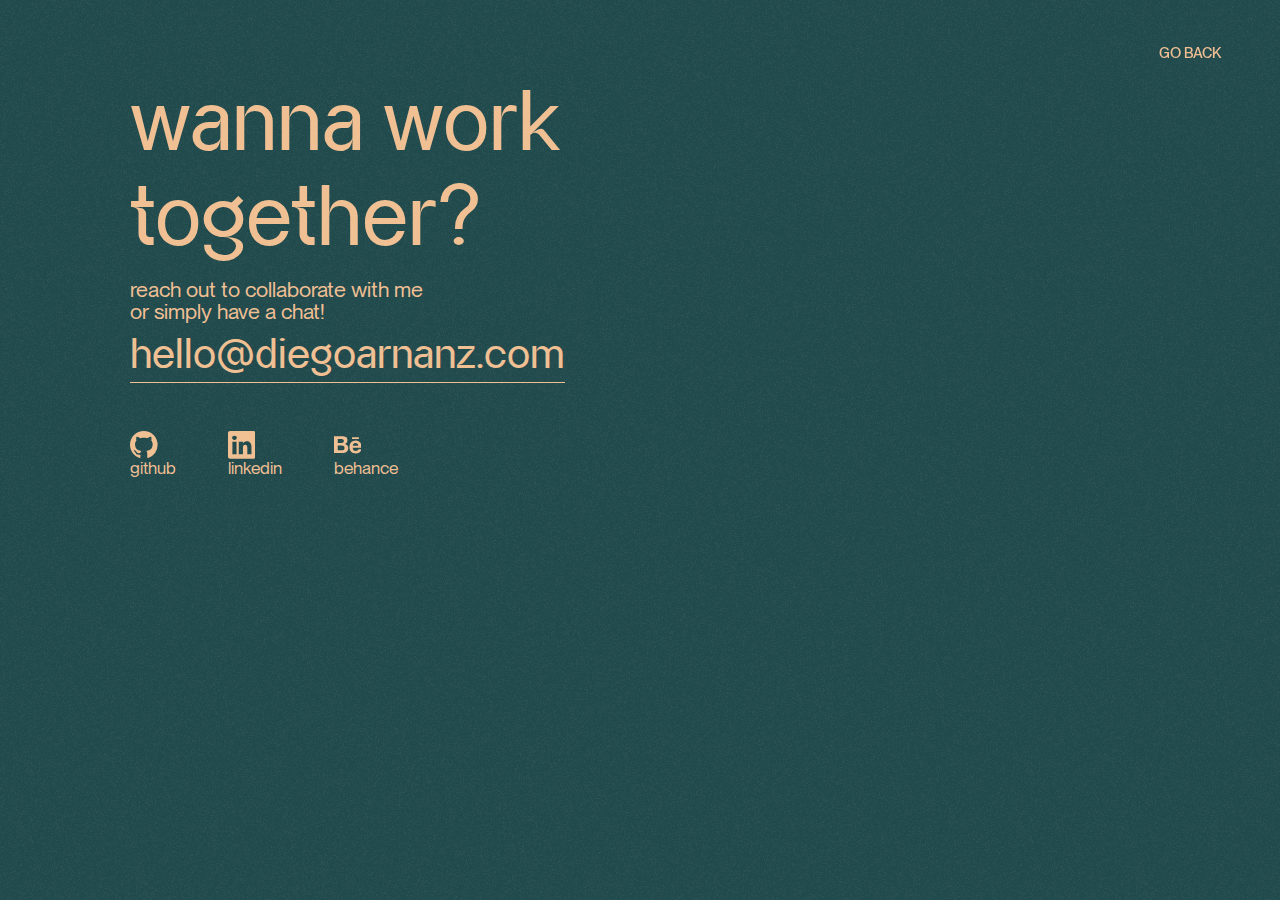
<file: contact.html>
<!DOCTYPE html>
<html lang="en">
<head>
    <meta charset="UTF-8">
    <meta http-equiv="X-UA-Compatible" content="IE=edge">
    <meta name="viewport" content="width=device-width, initial-scale=1.0">
    <title>REACH OUT</title>
    <link rel="stylesheet" href="css/app.css">
    <script defer src="js/app.js" ></script>
    <script defer src="js/scroll.js"></script>


</head>
<body>

    <div class="cursor"></div>

    <div class="ruido"></div>

    <div class="slide reverse uno"></div>
    <div class="slide reverse dos"></div>
    <div class="slide reverse tres"></div>


    <section class="nav">
        <ul class="nav__ul">
            <li class="nav__li">
                <a href="/index.html" class="nav__a panel">go back</a>
            </li>
        </ul>
    </section>

    <section class="contact">

        <div class="contact__box">
            <div class="contact__h1">
                <h1 class="contact__h1--intro">wanna work</h1>
            </div>
            <div class="contact__h1">
                <h1 class="contact__h1--intro">together?</h1>
            </div>

            <div class="contact__texto">
                <p class="contact__texto--intro">reach out to collaborate with me</p>
            </div>
            <div class="contact__texto">
                <p class="contact__texto--intro">or simply have a chat!</p>
            </div>

            <div class="contact__h2">
                <a href="mailto:hello@diegoarnanz.com" class="contact__h2--intro">hello@diegoarnanz.com</a>
            </div>

            
            <ul class="contact__ul">
                <li class="contact__li">
                    <a href="https://github.com/diegoarnanz" target="_blank" class="contact__a">
                        <div class="contact__svg">
                            <svg xmlns="http://www.w3.org/2000/svg"  fill="currentColor" class="bi bi-github" viewBox="0 0 16 16">
                                <path d="M8 0C3.58 0 0 3.58 0 8c0 3.54 2.29 6.53 5.47 7.59.4.07.55-.17.55-.38 0-.19-.01-.82-.01-1.49-2.01.37-2.53-.49-2.69-.94-.09-.23-.48-.94-.82-1.13-.28-.15-.68-.52-.01-.53.63-.01 1.08.58 1.23.82.72 1.21 1.87.87 2.33.66.07-.52.28-.87.51-1.07-1.78-.2-3.64-.89-3.64-3.95 0-.87.31-1.59.82-2.15-.08-.2-.36-1.02.08-2.12 0 0 .67-.21 2.2.82.64-.18 1.32-.27 2-.27.68 0 1.36.09 2 .27 1.53-1.04 2.2-.82 2.2-.82.44 1.1.16 1.92.08 2.12.51.56.82 1.27.82 2.15 0 3.07-1.87 3.75-3.65 3.95.29.25.54.73.54 1.48 0 1.07-.01 1.93-.01 2.2 0 .21.15.46.55.38A8.012 8.012 0 0 0 16 8c0-4.42-3.58-8-8-8z"/>
                              </svg>
                        </div>
                        <p class="contact__p">github</p>
                    </a>
                </li>
                <li class="contact__li">
                    <a href="https://www.linkedin.com/in/diegoarnanz" target="_blank" class="contact__a">
                        <div class="contact__svg">
                            <svg xmlns="http://www.w3.org/2000/svg"  fill="currentColor" class="bi bi-linkedin" viewBox="0 0 16 16">
                                <path d="M0 1.146C0 .513.526 0 1.175 0h13.65C15.474 0 16 .513 16 1.146v13.708c0 .633-.526 1.146-1.175 1.146H1.175C.526 16 0 15.487 0 14.854V1.146zm4.943 12.248V6.169H2.542v7.225h2.401zm-1.2-8.212c.837 0 1.358-.554 1.358-1.248-.015-.709-.52-1.248-1.342-1.248-.822 0-1.359.54-1.359 1.248 0 .694.521 1.248 1.327 1.248h.016zm4.908 8.212V9.359c0-.216.016-.432.08-.586.173-.431.568-.878 1.232-.878.869 0 1.216.662 1.216 1.634v3.865h2.401V9.25c0-2.22-1.184-3.252-2.764-3.252-1.274 0-1.845.7-2.165 1.193v.025h-.016a5.54 5.54 0 0 1 .016-.025V6.169h-2.4c.03.678 0 7.225 0 7.225h2.4z"/>
                              </svg>
                        </div>
                          <p class="contact__p">linkedin</p>

                    </a>
                </li>
                <li class="contact__li">
                    <a href="https://www.behance.net/diegoarnanz" target="_blank" class="contact__a">
                        <div class="contact__svg">
                            <svg xmlns="http://www.w3.org/2000/svg"  fill="currentColor" class="bi bi-behance" viewBox="0 0 16 16">
                                <path d="M4.654 3c.461 0 .887.035 1.278.14.39.07.711.216.996.391.286.176.497.426.641.747.14.32.216.711.216 1.137 0 .496-.106.922-.356 1.242-.215.32-.566.606-.997.817.606.176 1.067.496 1.348.922.281.426.461.957.461 1.563 0 .496-.105.922-.285 1.278a2.317 2.317 0 0 1-.782.887c-.32.215-.711.39-1.137.496a5.329 5.329 0 0 1-1.278.176L0 12.803V3h4.654zm-.285 3.978c.39 0 .71-.105.957-.285.246-.18.355-.497.355-.887 0-.216-.035-.426-.105-.567a.981.981 0 0 0-.32-.355 1.84 1.84 0 0 0-.461-.176c-.176-.035-.356-.035-.567-.035H2.17v2.31c0-.005 2.2-.005 2.2-.005zm.105 4.193c.215 0 .426-.035.606-.07.176-.035.356-.106.496-.216s.25-.215.356-.39c.07-.176.14-.391.14-.641 0-.496-.14-.852-.426-1.102-.285-.215-.676-.32-1.137-.32H2.17v2.734h2.305v.005zm6.858-.035c.286.285.711.426 1.278.426.39 0 .746-.106 1.032-.286.285-.215.46-.426.53-.64h1.74c-.286.851-.712 1.457-1.278 1.848-.566.355-1.243.566-2.06.566a4.135 4.135 0 0 1-1.527-.285 2.827 2.827 0 0 1-1.137-.782 2.851 2.851 0 0 1-.712-1.172c-.175-.461-.25-.957-.25-1.528 0-.531.07-1.032.25-1.493.18-.46.426-.852.747-1.207.32-.32.711-.606 1.137-.782a4.018 4.018 0 0 1 1.493-.285c.606 0 1.137.105 1.598.355.46.25.817.532 1.102.958.285.39.496.851.641 1.348.07.496.105.996.07 1.563h-5.15c0 .58.21 1.11.496 1.396zm2.24-3.732c-.25-.25-.642-.391-1.103-.391-.32 0-.566.07-.781.176-.215.105-.356.25-.496.39a.957.957 0 0 0-.25.497c-.036.175-.07.32-.07.46h3.196c-.07-.526-.25-.882-.497-1.132zm-3.127-3.728h3.978v.957h-3.978v-.957z"/>
                              </svg>    
                        </div>
                          <p class="contact__p">behance</p>

                    </a>
                </li>
            </ul>
        </div>
    </section>


    
</body>
</html>
</file>
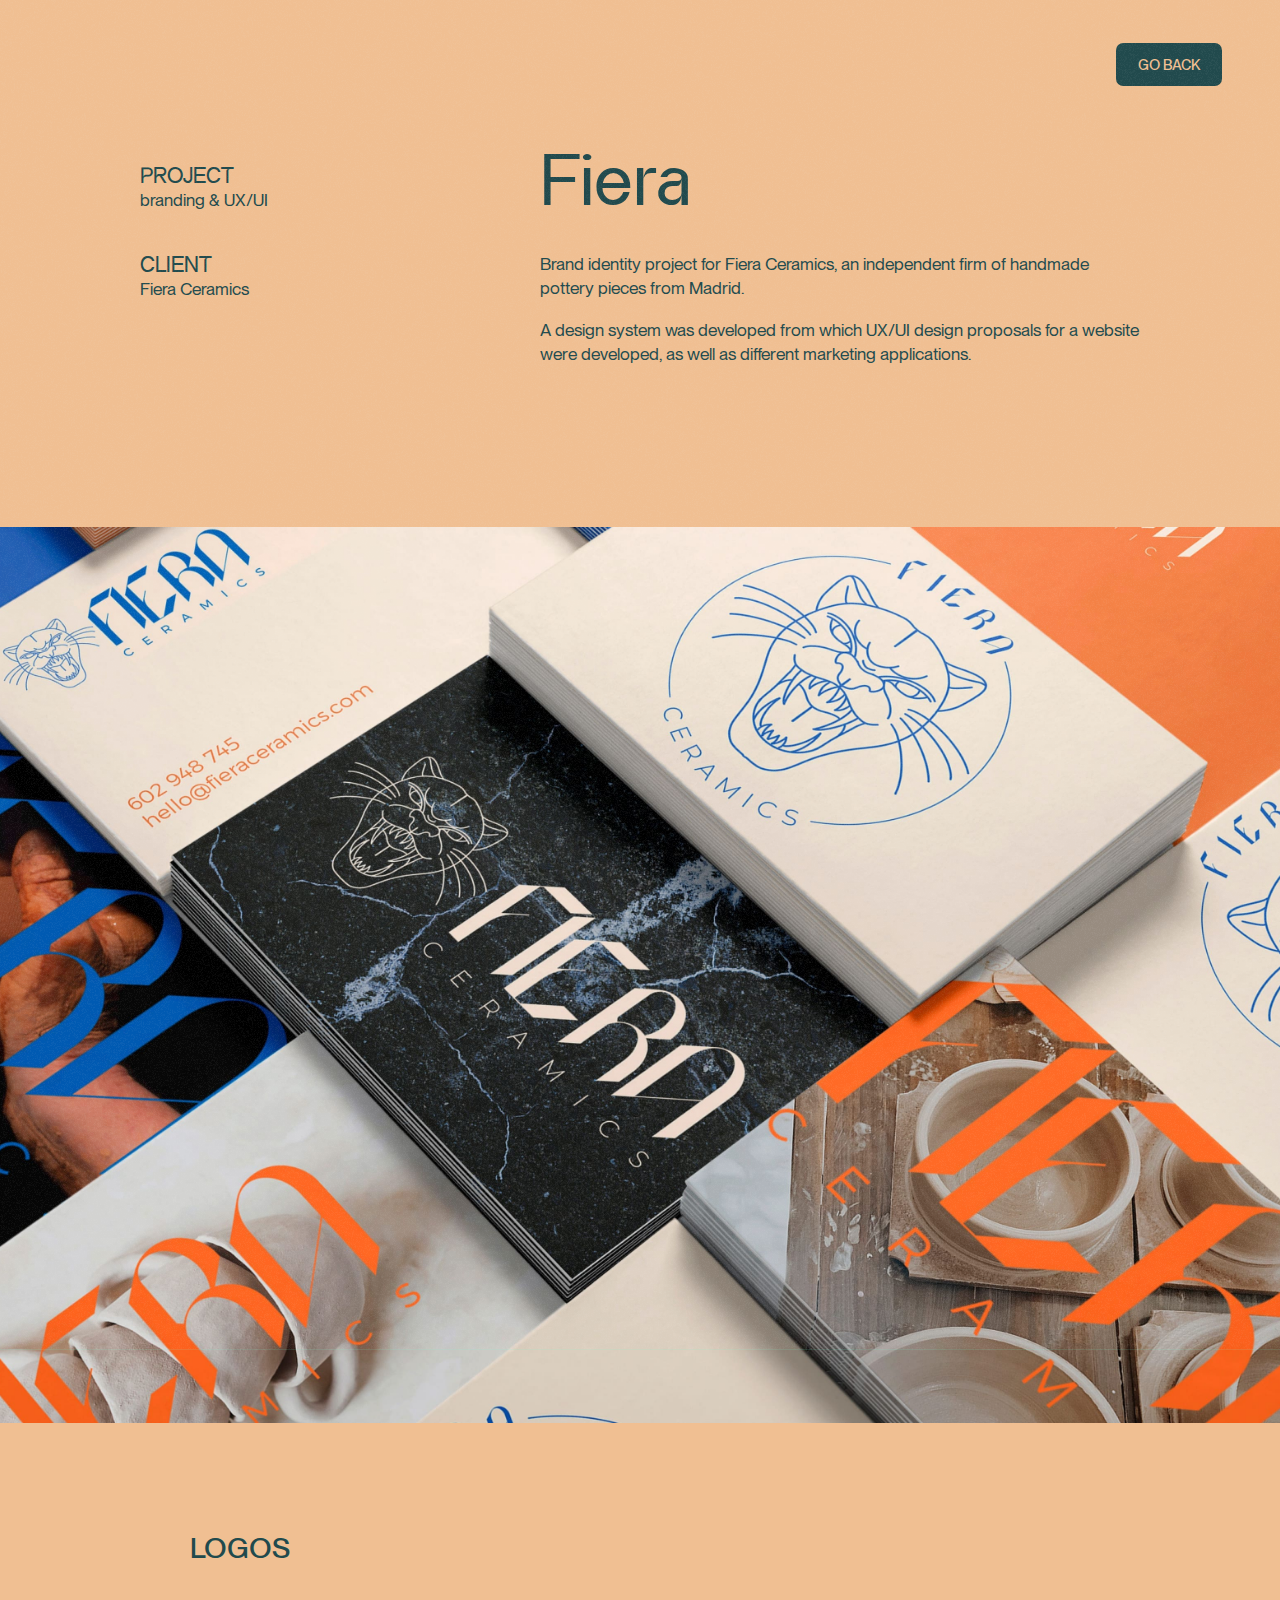
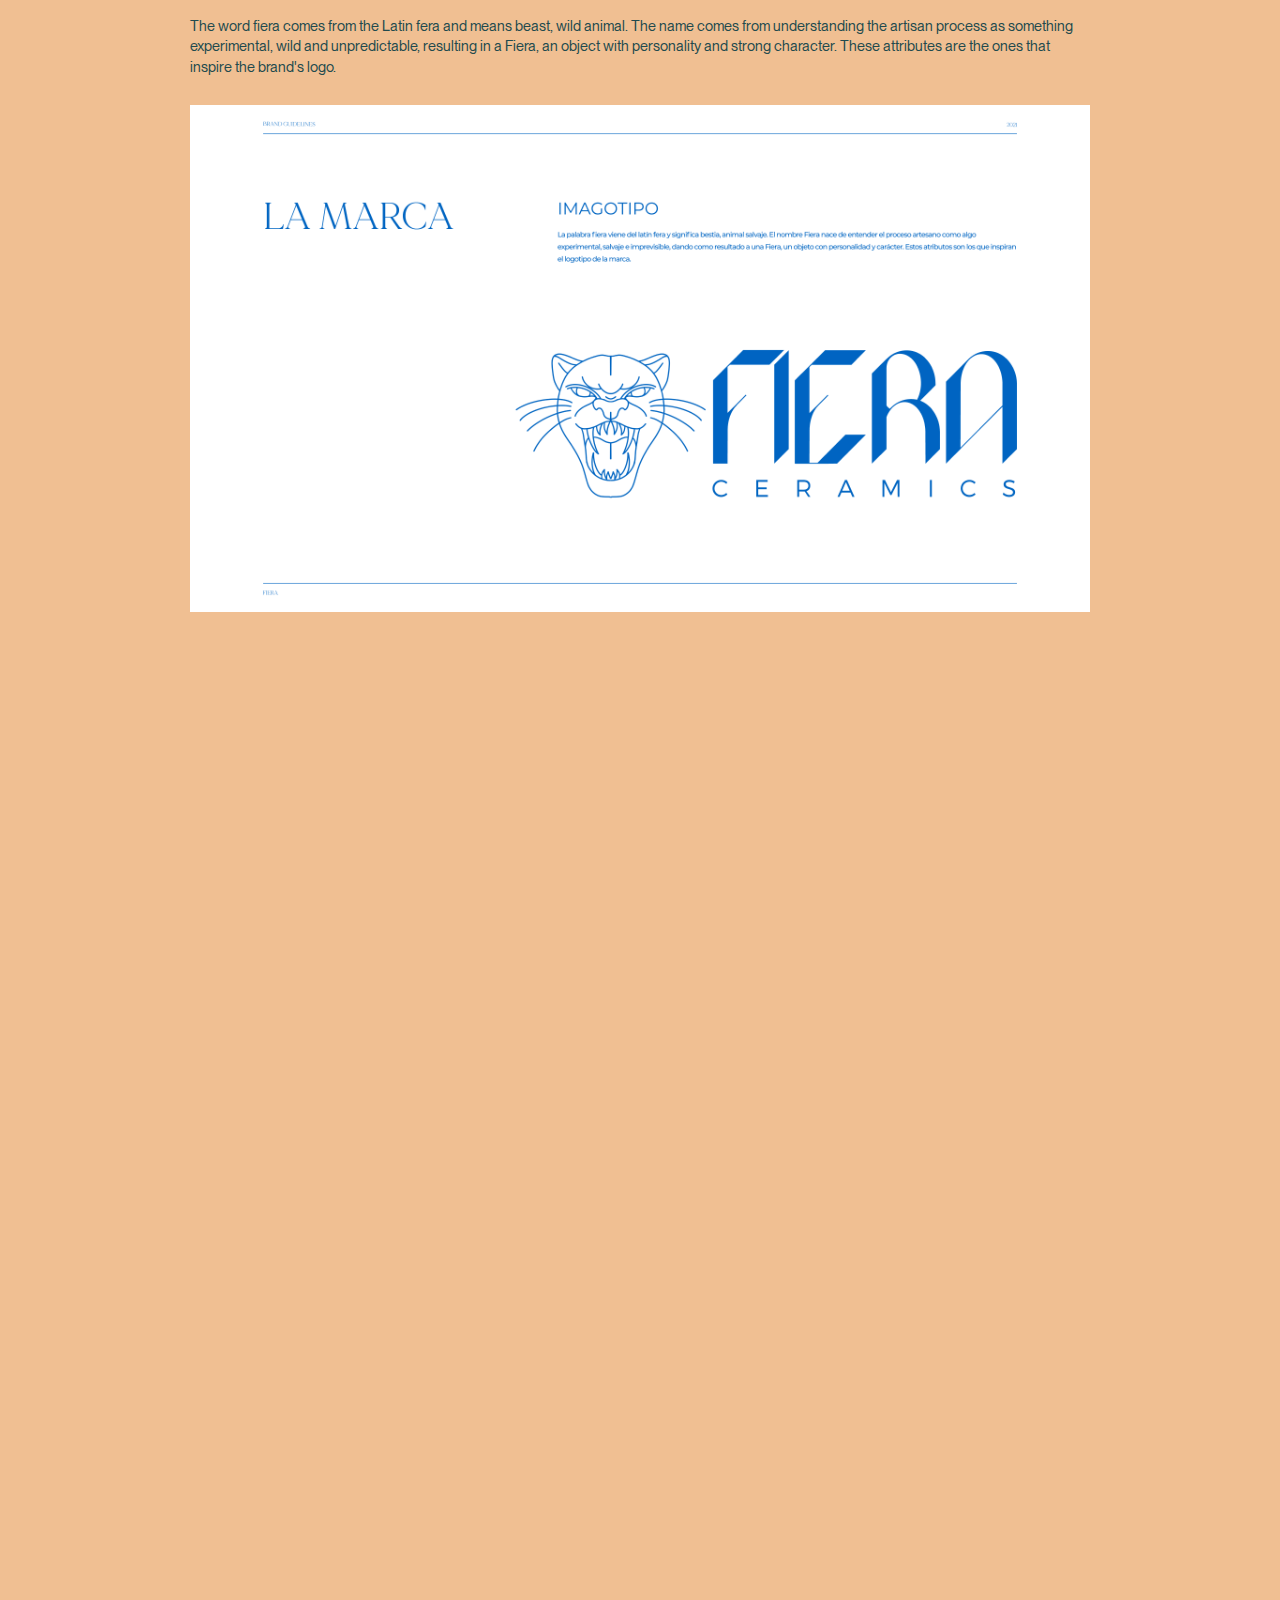
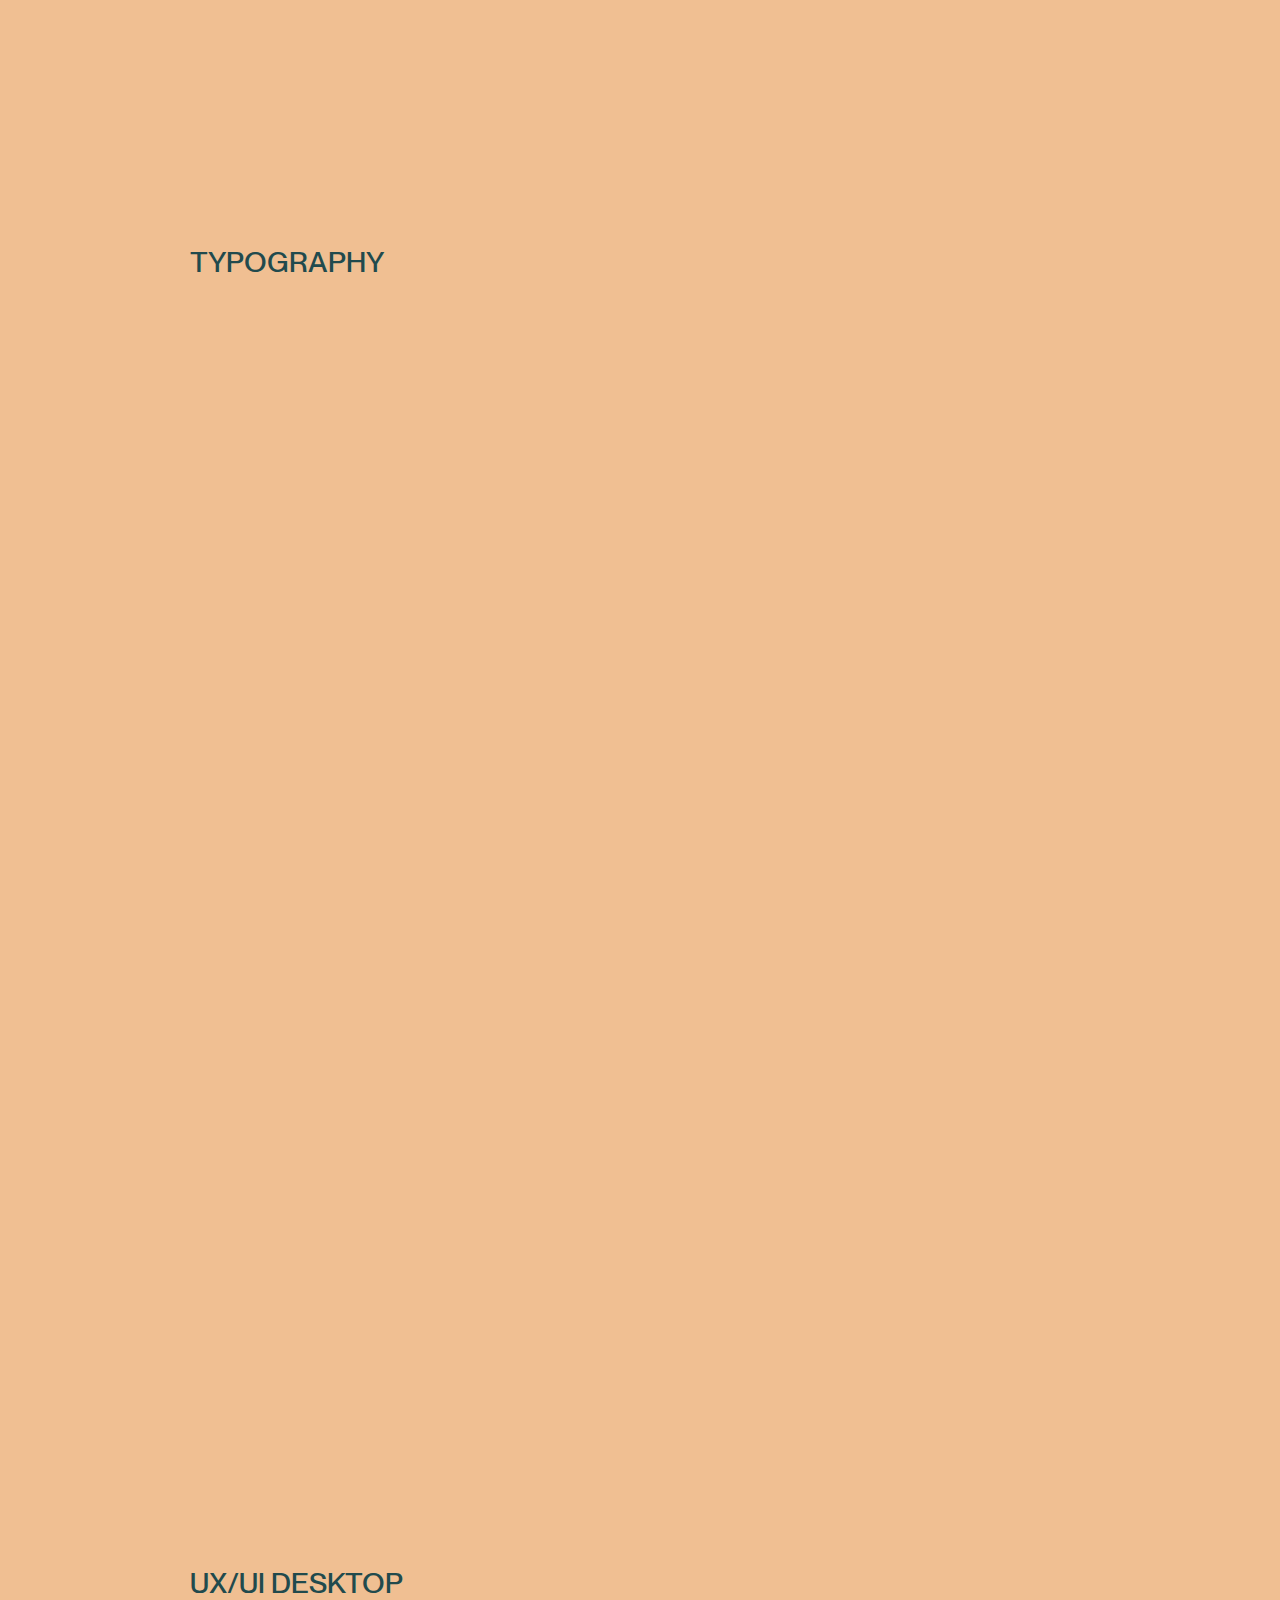
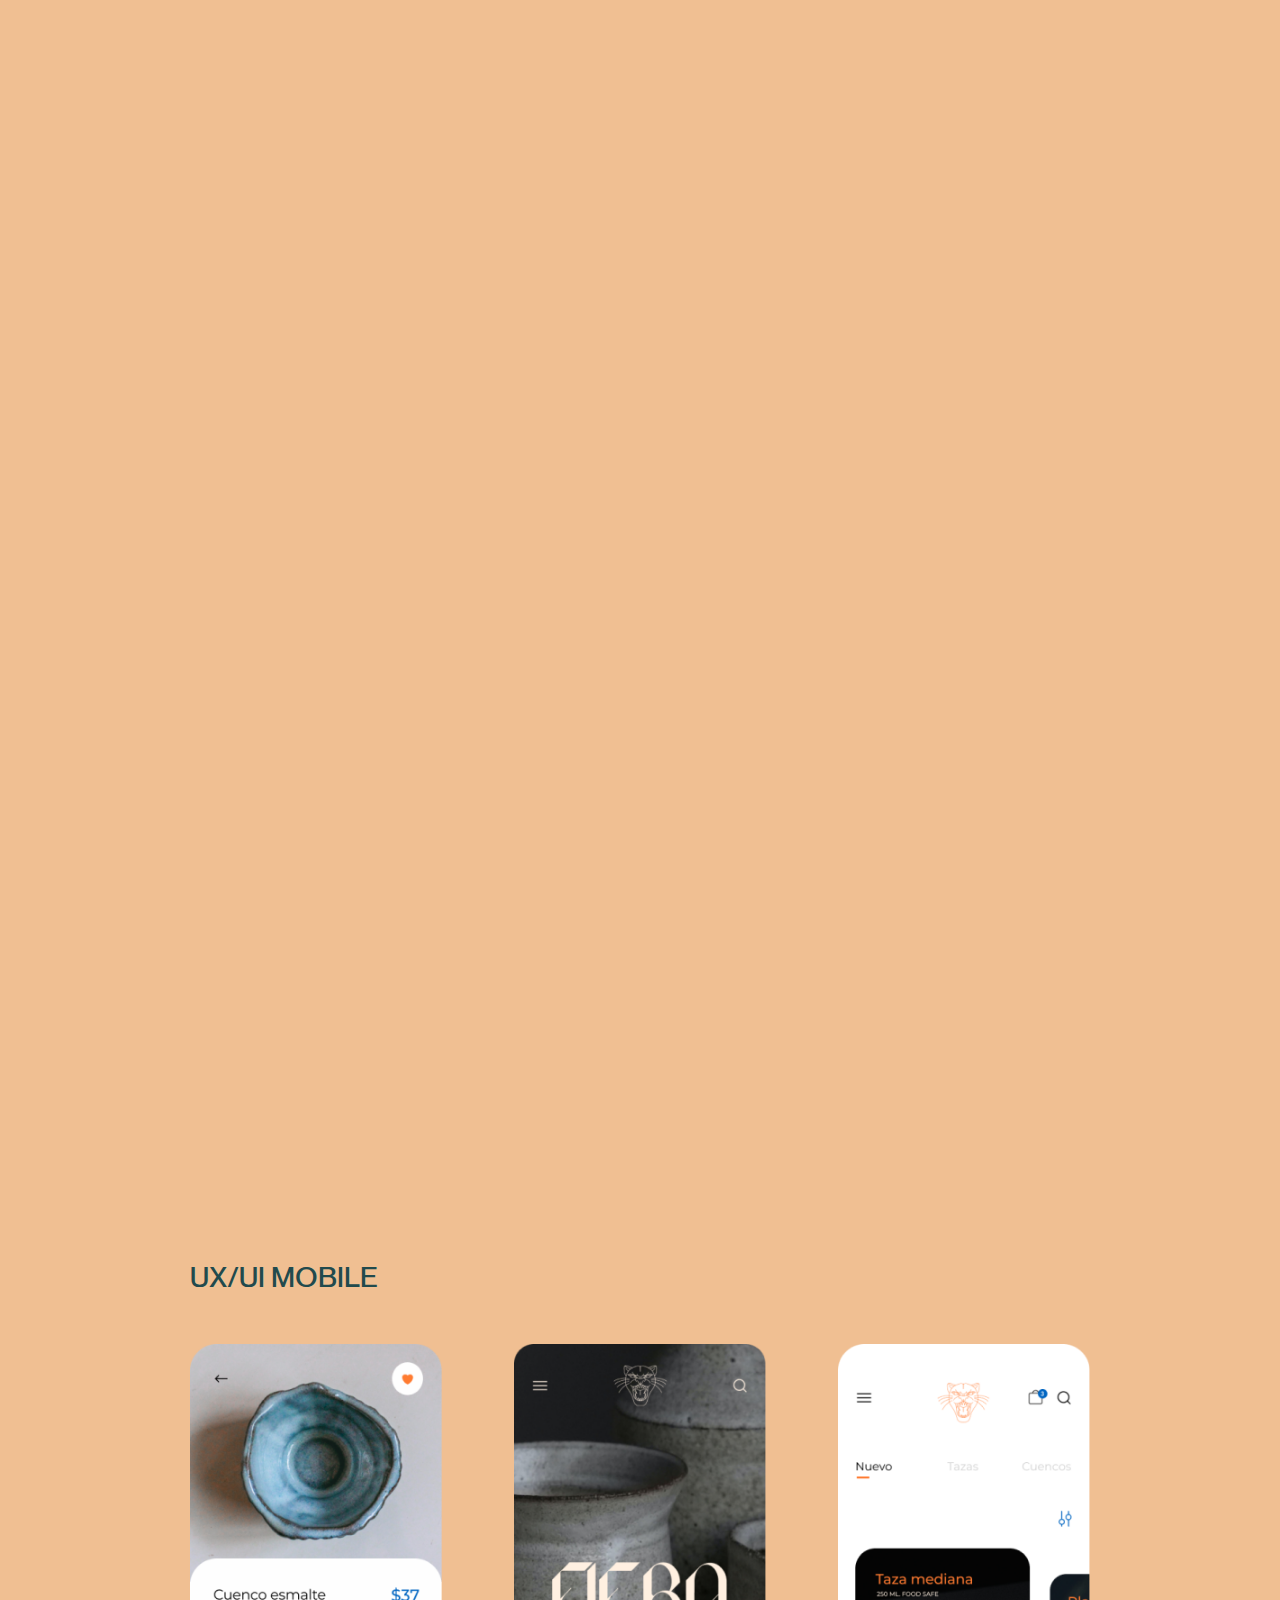
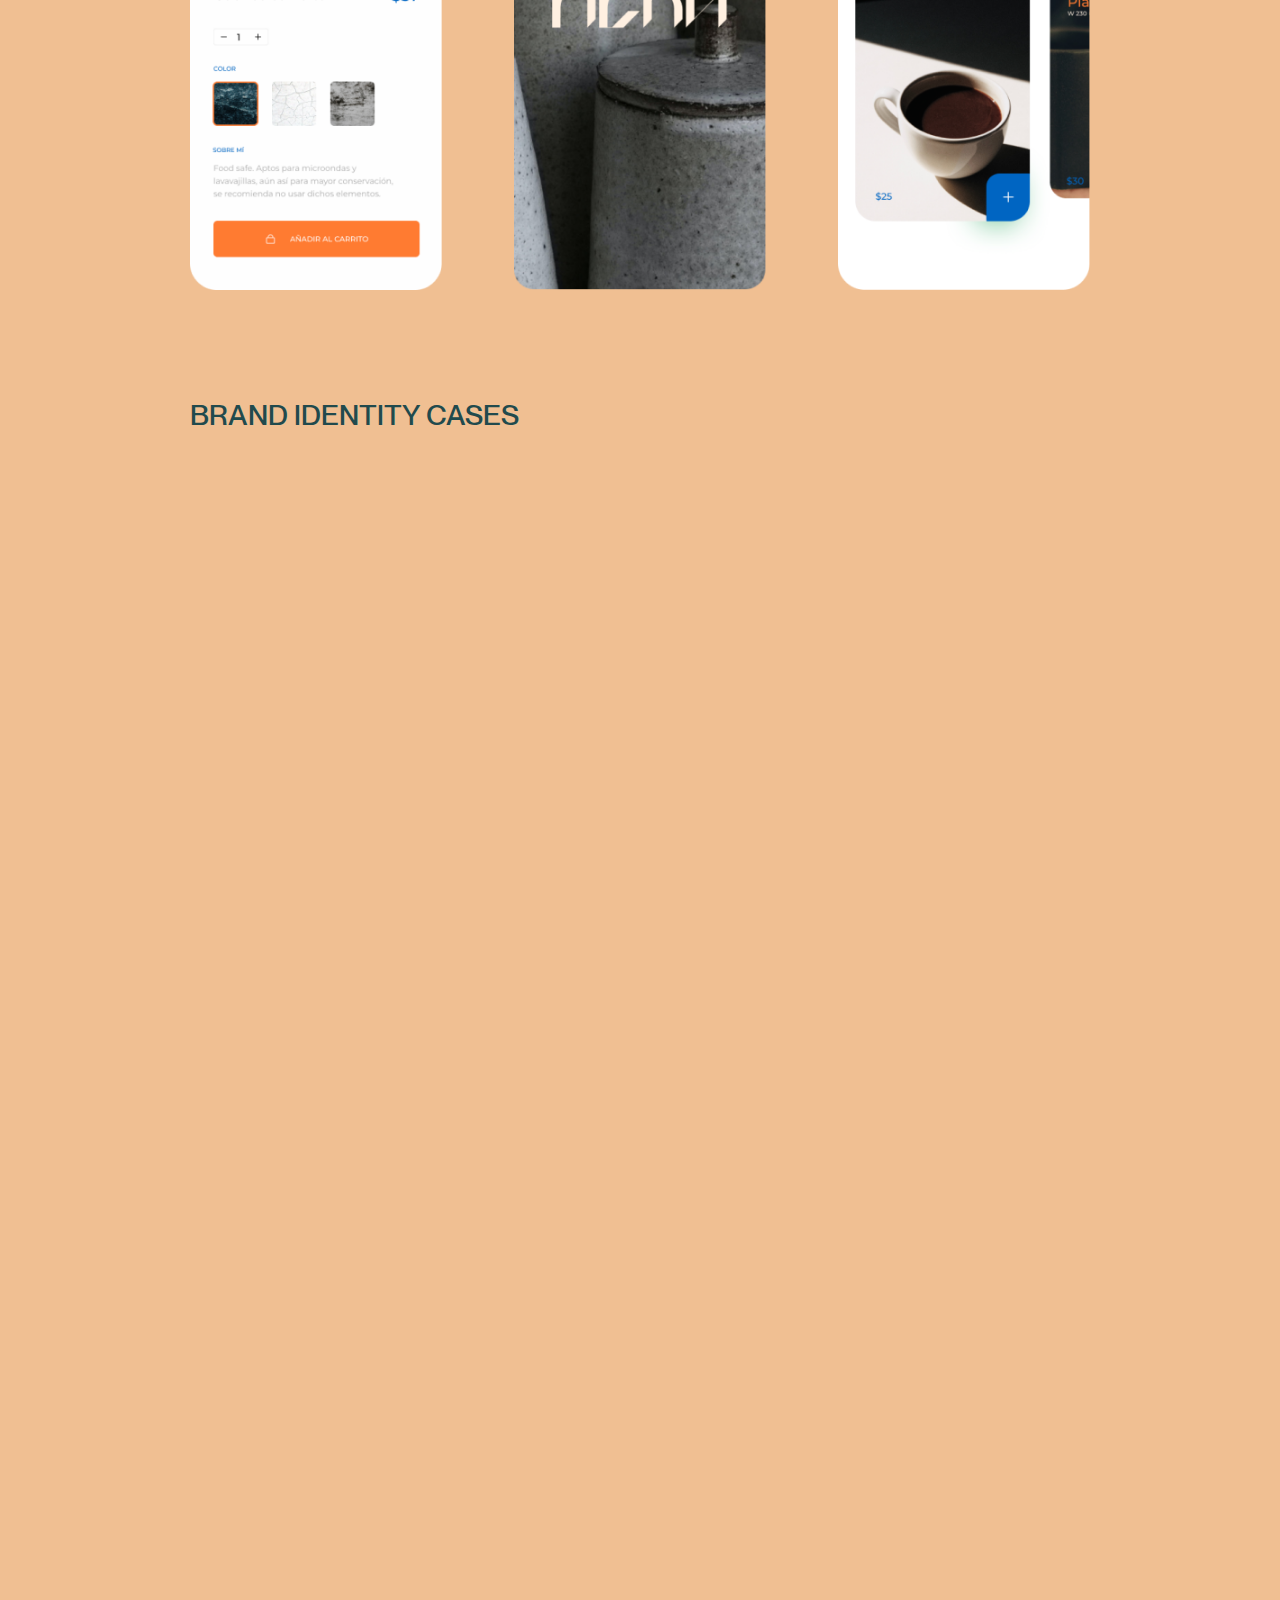
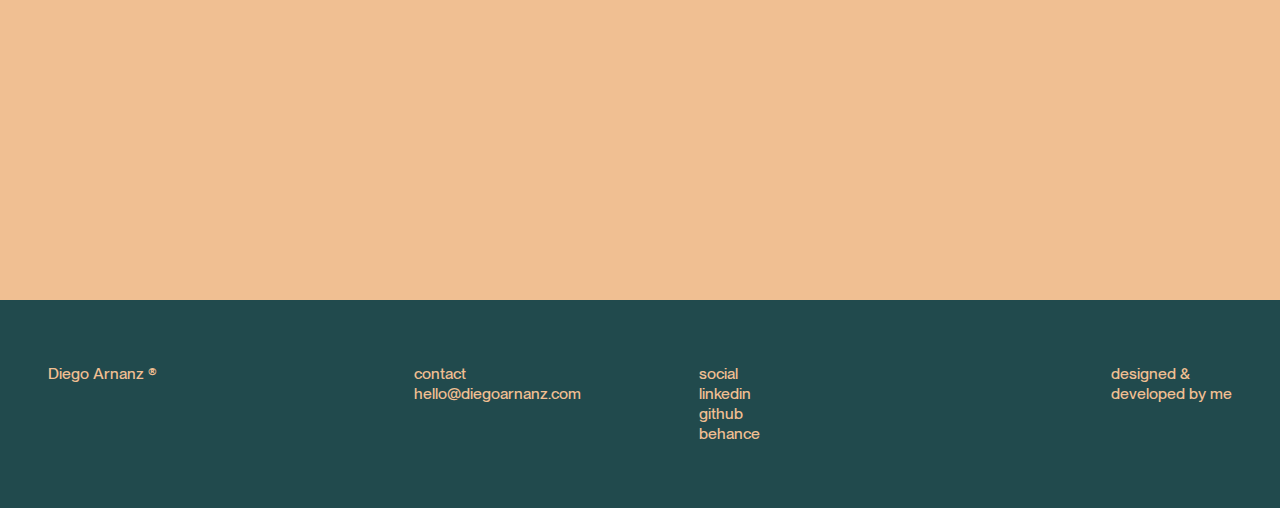
<file: fiera.html>
<!DOCTYPE html>
<html lang="en">
<head>
    <meta charset="UTF-8">
    <meta http-equiv="X-UA-Compatible" content="IE=edge">
    <meta name="viewport" content="width=device-width, initial-scale=1.0">
    <title>Fiera Ceramics</title>
    <link rel="shortcut icon" type="image/jpg" href="/assets/images/MAIN/LOGO_DA_clear.png">
    <link rel="stylesheet" href="css/app.css">
    <script defer src="js/app.js" ></script>
    <script defer src="js/scroll.js"></script>


</head>
<body class="projectpage">
    
    <div class="ruido"></div>

    <div class="slide reverse uno"></div>
    <div class="slide reverse dos"></div>
    <div class="slide reverse tres"></div>

   
    <section class="nav">
        <ul class="nav__ul">
            <li class="nav__li back color">
                <a href="/index.html" class="nav__a color panel">go back</a>
            </li>
        </ul>
    </section>

    <div class="box">
        <div class="box__col">
            <div class="box__cat">
                <span class="box__span">project</span>
                <p class="box__p">branding & UX/UI</p>    
            </div>
            <div class="box__cat">
                <span class="box__span">client</span>
                <p class="box__p">Fiera Ceramics</p>    
            </div>
        </div>
        <div class="box__col">
            <h1 class="box__h1">Fiera </h1>
            <p class="box__p p">Brand identity project for Fiera Ceramics, an independent firm of handmade pottery pieces from Madrid.</p>
            <p class="box__p p">A design system was developed from which UX/UI design proposals for a website were developed, as well as different marketing applications.</p>
        </div>
    </div>
    <div class="portada fiera"></div>
    <div class="mainProject">
        <span class="mainProject__span">logos</span>
        <p class="mainProject__p">The word fiera comes from the Latin fera and means beast, wild animal. The name comes from understanding the artisan process as something experimental, wild and unpredictable, resulting in a Fiera, an object with personality and strong character. These attributes are the ones that inspire the brand's logo. </p>
        <div class="mainProject__image">
            <img src="/assets/images/FIERA/01.jpg" alt="tipografía" loading="lazy" decoding="async">
        </div>
        <div class="mainProject__image">
            <img src="/assets/images/FIERA/02.jpg" alt="tipografía" loading="lazy" decoding="async">
        </div>
        <div class="logos">
            <div class="logos__image">
                <img class="logos__img" src="/assets/images/FIERA/03.png" alt="logo" loading="lazy" decoding="async">
            </div>
            <div class="logos__image">
                <img class="logos__img" src="/assets/images/FIERA/05.png" alt="logo" loading="lazy" decoding="async">
            </div>
            <div class="logos__image">
                <img class="logos__img" src="/assets/images/FIERA/06.png" alt="logo" loading="lazy" decoding="async">
            </div>
            <div class="logos__image">
                <img class="logos__img" src="/assets/images/FIERA/04.png" alt="logo" loading="lazy" decoding="async">
            </div>    
        </div>

        <span class="mainProject__span">typography</span>

        <div class="mainProject__image">
            <img src="/assets/images/FIERA/07.png" alt="tipografía" loading="lazy" decoding="async">
        </div>
        <div class="mainProject__image">
            <img src="/assets/images/FIERA/08.png" alt="tipografía" loading="lazy" decoding="async">
        </div>

        <span class="mainProject__span">UX/UI DESKTOP</span>

        <div class="mainProject__image">
            <img src="/assets/images/FIERA/09.png" alt="UX/UI Desktop" loading="lazy" decoding="async">
        </div>
        <div class="mainProject__image">
            <img src="/assets/images/FIERA/10.png" alt="UX/UI Desktop" loading="lazy" decoding="async">
        </div>
        <div class="mainProject__image">
            <img src="/assets/images/FIERA/11.png" alt="UX/UI Desktop" loading="lazy" decoding="async">
        </div>

        <span class="mainProject__span">UX/UI MOBILE</span>

        <div class="mainProject__mobile">
            <img class="mainProject__mob" src="/assets/images/FIERA/mobile_01.png" alt="UX/UI Mobile" loading="lazy" decoding="async">
            <img class="mainProject__mob" src="/assets/images/FIERA/mobile_02.png" alt="UX/UI Mobile" loading="lazy" decoding="async">
            <img class="mainProject__mob" src="/assets/images/FIERA/mobile_03.png" alt="UX/UI Mobile" loading="lazy" decoding="async">
        </div>

        <span class="mainProject__span">brand identity cases</span>

        <div class="posters">
            <div class="mainProject__image poster">
                <img src="/assets/images/FIERA/12.png" loading="lazy" alt="poster" decoding="async">
            </div>
            <div class="mainProject__image poster">
                <img src="/assets/images/FIERA/13.png" loading="lazy" alt="poster" decoding="async">
            </div>
            <div class="mainProject__image poster">
                <img src="/assets/images/FIERA/14.png" loading="lazy" alt="poster" decoding="async">
            </div>
            <div class="mainProject__image poster">
                <img src="/assets/images/FIERA/15.png" loading="lazy" alt="poster" decoding="async">
            </div>    
        </div>


    </div>

    <footer class="footer color">
        <div class="footer__block">
            <div class="footer__col">
                <p class="footer__p">Diego Arnanz ®</p>
            </div>
            <div class="footer__col">
                <p class="footer__p title">contact</p>
                <a href="mailto:hello@diegoarnanz.com" class="footer__a">hello@diegoarnanz.com</a> 
            </div>    
        </div>
        <div class="footer__block">
            <div class="footer__col">
                <p class="footer__p title">social</p>
                <a target="blank" href="https://www.linkedin.com/in/diegoarnanz/" class="footer__a">linkedin</a> 
                <a target="blank" href="https://github.com/diegoarnanz" class="footer__a">github</a>
                <a target="blank" href="https://www.behance.net/diegoarnanz" class="footer__a">behance</a> 
            </div>
            <div class="footer__col">
                <p class="footer__p">designed & <br> developed by me</p>    
            </div>
        </div>
    </footer>
    







</body>
</html>
</file>
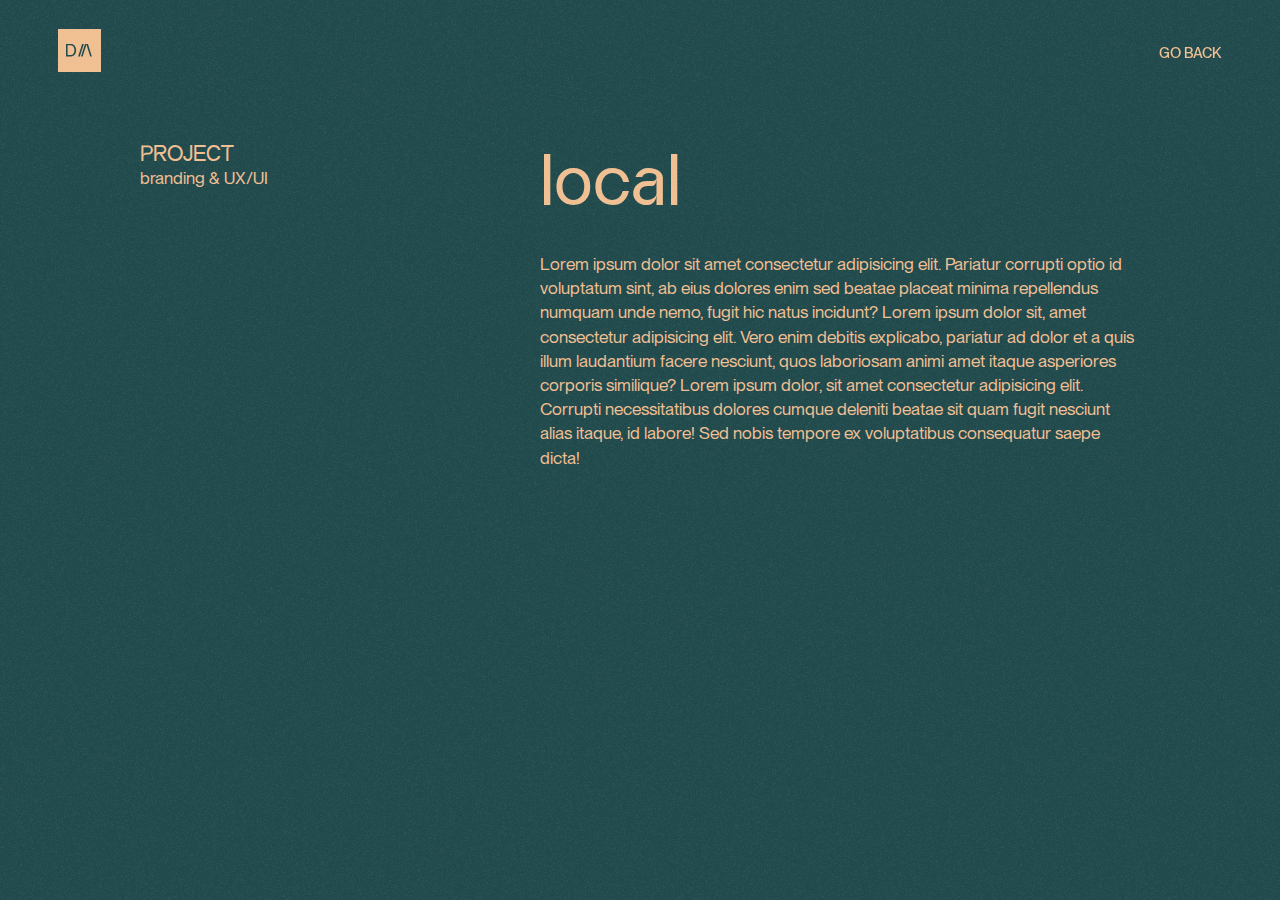
<file: local.html>
<!DOCTYPE html>
<html lang="en">
<head>
    <meta charset="UTF-8">
    <meta http-equiv="X-UA-Compatible" content="IE=edge">
    <meta name="viewport" content="width=device-width, initial-scale=1.0">
    <title>FIERA CERAMICS</title>
    <link rel="stylesheet" href="css/app.css">
    <script defer src="js/app.js" ></script>

</head>
<body class="local">

    <div class="cursor"></div>
    
    <div class="ruido"></div>

    <div class="slide reverse uno"></div>
    <div class="slide reverse dos"></div>
    <div class="slide reverse tres"></div>

    <a href="/index.html" class="logo panel">
        <svg class="logo__svg" xmlns="http://www.w3.org/2000/svg" xmlns:xlink="http://www.w3.org/1999/xlink" version="1.1" id="Capa_1" x="0px" y="0px" viewBox="0 0 175 84" style="enable-background:new 0 0 175 84;" xml:space="preserve">
            <path id="XMLID_2_" d="M68.5,42c0,23.9-14.7,42-35,42H0V0h33.5C53.8,0,68.5,18,68.5,42z M57.1,42c0-17.4-9.1-32.8-23.6-32.8v0h-23  v65.7c0,0,22.8,0,23,0C47.7,74.5,57.1,59.2,57.1,42z"/>
            <path id="XMLID_7_" d="M93.2,84H82.1L109,0h11.5 M120.5,0"/>
            <path id="XMLID_10_" d="M112.4,84h-11.1l26.9-84h11.5 M139.6,0"/>
            <path id="XMLID_14_" d="M136.6,0l11.5,0l26.9,84h-11.1 M136.6,0"/>
            </svg>
    </a>

   
    <section class="nav">
        <ul class="nav__ul">
            <li class="nav__li">
                <a href="/index.html" class="nav__a panel">go back</a>
            </li>
        </ul>
    </section>

    <div class="local">
        <div class="box">
            <div class="box__col">
                <div>
                    <span class="box__span">project</span>
                    <p class="box__p">branding & UX/UI</p>    
                </div>
            </div>
            <div class="box__col">
                <h1 class="box__h1">local</h1>
                <p class="box__p">Lorem ipsum dolor sit amet consectetur adipisicing elit. Pariatur corrupti optio id voluptatum sint, ab eius dolores enim sed beatae placeat minima repellendus numquam unde nemo, fugit hic natus incidunt? Lorem ipsum dolor sit, amet consectetur adipisicing elit. Vero enim debitis explicabo, pariatur ad dolor et a quis illum laudantium facere nesciunt, quos laboriosam animi amet itaque asperiores corporis similique? Lorem ipsum dolor, sit amet consectetur adipisicing elit. Corrupti necessitatibus dolores cumque deleniti beatae sit quam fugit nesciunt alias itaque, id labore! Sed nobis tempore ex voluptatibus consequatur saepe dicta!</p>
            </div>
        </div>
    </div>







</body>
</html>
</file>
<file: css/app.css>
@charset "UTF-8";
:root {
  --negro: #101010;
  --blanco: #ececec;
  --fondo: #214a4d;
  --gris: #f0bf92;
  --medio: #af8054;
  --marcado: rgb(127, 195, 255);
  /* Tipografía */
  --display: almarena;
  --textos: montreal;
  --textoslight: montreallight ;
}

/* Aquí definimos las Custom properties */
/* Las adaptamos al modo oscuro */
/* Configuramos si un usuario ha activado el modo alto contraste. (WD) */
/*
    Estilos generales para que las etiquetas no contengan propiedades
    que nos estorben y en todos los navegadores se vean correctamente
*/
@font-face {
  font-family: almarena;
  src: url("/assets/fonts/almarena_-_almarena_display_regular-webfont.woff2") format("woff2"), url("/assets/fonts/almarena_-_almarena_display_regular-webfont.woff") format("woff");
  font-weight: normal;
  font-style: normal;
}
@font-face {
  font-family: montreallight;
  src: url("/assets/fonts/PPNeueMontreal-Regular.woff2") format("woff2"), url("/assets/fonts/PPNeueMontreal-Regular.woff") format("woff");
  font-weight: normal;
  font-style: normal;
}
@font-face {
  font-family: montreal;
  src: url("/assets/fonts/PPNeueMontreal-Medium.woff2") format("woff2"), url("/assets/fonts/PPNeueMontreal-Medium.woff") format("woff");
  font-weight: normal;
  font-style: normal;
}
* {
  margin: 0;
  padding: 0;
  border: 0;
  -webkit-box-sizing: border-box;
          box-sizing: border-box;
  vertical-align: baseline;
}

img, picture, video, iframe {
  max-width: 100%;
  width: 100%;
  height: 100%;
  display: block;
  -o-object-fit: cover;
     object-fit: cover;
  -o-object-position: center center;
     object-position: center center;
}

a {
  display: block;
  text-decoration: none;
  color: inherit;
  font-size: inherit;
}

p a {
  display: inline;
}

li {
  list-style-type: none;
}

table, tr, td {
  border-collapse: collapse;
  border-spacing: 0;
}

html {
  scroll-behavior: smooth;
}

h1, h2, h3, h4, h5, h6, p, span, a, strong, blockquote, i, b, u, em {
  font-size: inherit;
  font-weight: inherit;
  font-style: inherit;
  text-decoration: none;
  color: inherit;
}

::-moz-selection {
  background-color: var(--blanco);
  color: var(--negro);
}

::selection {
  background-color: var(--blanco);
  color: var(--negro);
}

form, input, textarea, select, button {
  font-family: inherit;
  font-size: inherit;
  -webkit-hyphens: auto;
      -ms-hyphens: auto;
          hyphens: auto;
  background-color: transparent;
  display: block;
}

svg {
  fill: currentColor;
}

body {
  font-family: var(--textos);
  font-size: 0.9em;
  line-height: 1.4em;
  min-height: 100vh;
  background-color: var(--fondo);
  color: var(--gris);
  font-smooth: always;
  -webkit-font-smoothing: antialiased;
  -moz-osx-font-smoothing: grayscale;
}

@-webkit-keyframes grain {
  0% {
    -webkit-transform: translate(-10em, -12em);
            transform: translate(-10em, -12em);
  }
  10% {
    -webkit-transform: translate(-5em, -10em);
            transform: translate(-5em, -10em);
  }
  20% {
    -webkit-transform: translate(-3em, -15em);
            transform: translate(-3em, -15em);
  }
  30% {
    -webkit-transform: translate(12em, 9em);
            transform: translate(12em, 9em);
  }
  40% {
    -webkit-transform: translate(9em, 4em);
            transform: translate(9em, 4em);
  }
  50% {
    -webkit-transform: translate(10em, -10em);
            transform: translate(10em, -10em);
  }
  60% {
    -webkit-transform: translate(-5em, 10em);
            transform: translate(-5em, 10em);
  }
  70% {
    -webkit-transform: translate(6em, -6em);
            transform: translate(6em, -6em);
  }
  80% {
    -webkit-transform: translate(7em, 14em);
            transform: translate(7em, 14em);
  }
  90% {
    -webkit-transform: translate(3em, 7em);
            transform: translate(3em, 7em);
  }
}

@keyframes grain {
  0% {
    -webkit-transform: translate(-10em, -12em);
            transform: translate(-10em, -12em);
  }
  10% {
    -webkit-transform: translate(-5em, -10em);
            transform: translate(-5em, -10em);
  }
  20% {
    -webkit-transform: translate(-3em, -15em);
            transform: translate(-3em, -15em);
  }
  30% {
    -webkit-transform: translate(12em, 9em);
            transform: translate(12em, 9em);
  }
  40% {
    -webkit-transform: translate(9em, 4em);
            transform: translate(9em, 4em);
  }
  50% {
    -webkit-transform: translate(10em, -10em);
            transform: translate(10em, -10em);
  }
  60% {
    -webkit-transform: translate(-5em, 10em);
            transform: translate(-5em, 10em);
  }
  70% {
    -webkit-transform: translate(6em, -6em);
            transform: translate(6em, -6em);
  }
  80% {
    -webkit-transform: translate(7em, 14em);
            transform: translate(7em, 14em);
  }
  90% {
    -webkit-transform: translate(3em, 7em);
            transform: translate(3em, 7em);
  }
}
@-webkit-keyframes scroll {
  0% {
    -webkit-transform: rotate(0deg);
            transform: rotate(0deg);
  }
  100% {
    -webkit-transform: rotate(-360deg);
            transform: rotate(-360deg);
  }
}
@keyframes scroll {
  0% {
    -webkit-transform: rotate(0deg);
            transform: rotate(0deg);
  }
  100% {
    -webkit-transform: rotate(-360deg);
            transform: rotate(-360deg);
  }
}
@-webkit-keyframes aparecer {
  0% {
    opacity: 0;
    -webkit-transform: translateY(0.5em);
            transform: translateY(0.5em);
  }
  100% {
    opacity: 1;
    -webkit-transform: translateY(0);
            transform: translateY(0);
  }
}
@keyframes aparecer {
  0% {
    opacity: 0;
    -webkit-transform: translateY(0.5em);
            transform: translateY(0.5em);
  }
  100% {
    opacity: 1;
    -webkit-transform: translateY(0);
            transform: translateY(0);
  }
}
@-webkit-keyframes desaparecer {
  0% {
    opacity: 1;
  }
  100% {
    opacity: 0;
  }
}
@keyframes desaparecer {
  0% {
    opacity: 1;
  }
  100% {
    opacity: 0;
  }
}
@-webkit-keyframes aparecerImg {
  0% {
    opacity: 0;
  }
  100% {
    opacity: 1;
  }
}
@keyframes aparecerImg {
  0% {
    opacity: 0;
  }
  100% {
    opacity: 1;
  }
}
@-webkit-keyframes cursor {
  0% {
    opacity: 0;
  }
  100% {
    opacity: 1;
  }
}
@keyframes cursor {
  0% {
    opacity: 0;
  }
  100% {
    opacity: 1;
  }
}
@-webkit-keyframes introSlide {
  0% {
    -webkit-transform: translateY(0);
            transform: translateY(0);
  }
  100% {
    -webkit-transform: translateY(-100vh);
            transform: translateY(-100vh);
  }
}
@keyframes introSlide {
  0% {
    -webkit-transform: translateY(0);
            transform: translateY(0);
  }
  100% {
    -webkit-transform: translateY(-100vh);
            transform: translateY(-100vh);
  }
}
@-webkit-keyframes circuloexterno {
  0% {
    -webkit-transform: translate(0);
            transform: translate(0);
  }
  20% {
    -webkit-transform: translate(-4%, -7%);
            transform: translate(-4%, -7%);
  }
  40% {
    -webkit-transform: translate(3%, 2%);
            transform: translate(3%, 2%);
  }
  60% {
    -webkit-transform: translate(-7%, 5%);
            transform: translate(-7%, 5%);
  }
  80% {
    -webkit-transform: translate(-4%, 6%);
            transform: translate(-4%, 6%);
  }
}
@keyframes circuloexterno {
  0% {
    -webkit-transform: translate(0);
            transform: translate(0);
  }
  20% {
    -webkit-transform: translate(-4%, -7%);
            transform: translate(-4%, -7%);
  }
  40% {
    -webkit-transform: translate(3%, 2%);
            transform: translate(3%, 2%);
  }
  60% {
    -webkit-transform: translate(-7%, 5%);
            transform: translate(-7%, 5%);
  }
  80% {
    -webkit-transform: translate(-4%, 6%);
            transform: translate(-4%, 6%);
  }
}
@-webkit-keyframes circulointerno {
  0% {
    -webkit-transform: translate(0);
            transform: translate(0);
  }
  10% {
    -webkit-transform: translate(5%, 9%);
            transform: translate(5%, 9%);
  }
  30% {
    -webkit-transform: translate(-7%, -5%);
            transform: translate(-7%, -5%);
  }
  50% {
    -webkit-transform: translate(8%, 7%);
            transform: translate(8%, 7%);
  }
  70% {
    -webkit-transform: translate(-3%, 6%);
            transform: translate(-3%, 6%);
  }
}
@keyframes circulointerno {
  0% {
    -webkit-transform: translate(0);
            transform: translate(0);
  }
  10% {
    -webkit-transform: translate(5%, 9%);
            transform: translate(5%, 9%);
  }
  30% {
    -webkit-transform: translate(-7%, -5%);
            transform: translate(-7%, -5%);
  }
  50% {
    -webkit-transform: translate(8%, 7%);
            transform: translate(8%, 7%);
  }
  70% {
    -webkit-transform: translate(-3%, 6%);
            transform: translate(-3%, 6%);
  }
}
@-webkit-keyframes aparecercirculo {
  0% {
    -webkit-transform: scale(0);
            transform: scale(0);
  }
  100% {
    -webkit-transform: scale(1);
            transform: scale(1);
  }
}
@keyframes aparecercirculo {
  0% {
    -webkit-transform: scale(0);
            transform: scale(0);
  }
  100% {
    -webkit-transform: scale(1);
            transform: scale(1);
  }
}
::-webkit-scrollbar {
  display: none;
}

body {
  position: relative;
  overflow-x: hidden;
  -webkit-transition: 0.4s ease;
  transition: 0.4s ease;
  -webkit-font-smoothing: antialiased;
}

.ruido {
  border: 1px solid aquamarine;
  position: fixed;
  opacity: 0.12;
  -webkit-animation: grain 0.7s steps(1) infinite;
          animation: grain 0.7s steps(1) infinite;
  height: 200vh;
  width: 200vw;
  left: -50%;
  top: -50%;
  z-index: 50;
  background-image: url("/assets/images/MAIN/ruidofondo.png");
  pointer-events: none;
}

.circulos {
  width: 44em;
  height: 44em;
  position: fixed;
  top: calc(50% - 22em);
  left: calc(50% - 22em);
  z-index: -1;
}
@media screen and (max-width: 920px) {
  .circulos {
    width: 34em;
    height: 34em;
    top: calc(50% - 17em);
    left: calc(50% - 17em);
  }
}
@media screen and (max-width: 480px) {
  .circulos {
    width: 24em;
    height: 24em;
    top: calc(50% - 12em);
    left: calc(50% - 12em);
  }
}
.circulos__externo {
  position: absolute;
  width: 100%;
  height: 100%;
  background-color: #42615d;
  border-radius: 50%;
  -webkit-filter: blur(30px);
          filter: blur(30px);
  -webkit-transition: all 0.5s ease;
  transition: all 0.5s ease;
  -webkit-animation: aparecer 0.8s ease 1 0.5s both, circuloexterno 6s linear 1s infinite;
          animation: aparecer 0.8s ease 1 0.5s both, circuloexterno 6s linear 1s infinite;
}
.circulos__interno {
  width: 24em;
  height: 24em;
  background-color: #694243;
  border-radius: 50%;
  -webkit-filter: blur(30px);
          filter: blur(30px);
  position: absolute;
  top: calc(50% - 12em);
  left: calc(50% - 12em);
  -webkit-transition: all 0.5s ease;
  transition: all 0.5s ease;
  -webkit-animation: aparecer 0.8s ease 1 0.8s both, circulointerno 6s linear 1s infinite;
          animation: aparecer 0.8s ease 1 0.8s both, circulointerno 6s linear 1s infinite;
}
@media screen and (max-width: 920px) {
  .circulos__interno {
    width: 18em;
    height: 18em;
    top: calc(50% - 9em);
    left: calc(50% - 9em);
  }
}
@media screen and (max-width: 480px) {
  .circulos__interno {
    width: 14em;
    height: 14em;
    top: calc(50% - 7em);
    left: calc(50% - 7em);
  }
}

.logo {
  width: 3em;
  height: 3em;
  background-color: var(--gris);
  position: fixed;
  left: 4em;
  top: 2em;
  -webkit-animation: aparecerImg 0.8s ease 1 0.5s both;
          animation: aparecerImg 0.8s ease 1 0.5s both;
  display: -webkit-box;
  display: -ms-flexbox;
  display: flex;
  -webkit-box-orient: horizontal;
  -webkit-box-direction: normal;
      -ms-flex-flow: row nowrap;
          flex-flow: row nowrap;
  -webkit-box-pack: center;
      -ms-flex-pack: center;
          justify-content: center;
  -webkit-box-align: center;
      -ms-flex-align: center;
          align-items: center;
}
.logo__svg {
  width: 60%;
  fill: var(--fondo);
}
.logo.clear {
  background-color: var(--fondo);
}
.logo.clear .logo__svg {
  fill: var(--gris);
}
@media screen and (max-width: 480px) {
  .logo {
    left: 2em;
  }
}

.portfolio {
  width: 10em;
  text-align: center;
  position: fixed;
  left: calc(50% - 5em);
  top: 3em;
  font-family: var(--textos);
  text-transform: uppercase;
  -webkit-animation: aparecerImg 0.8s ease 1 0.5s both;
          animation: aparecerImg 0.8s ease 1 0.5s both;
}
@media screen and (max-width: 480px) {
  .portfolio {
    font-size: 0.5em;
    top: 6em;
  }
}

.nav {
  position: fixed;
  right: 4em;
  top: 3em;
  z-index: 1;
  -webkit-animation: aparecerImg 0.8s ease 1 0.5s both;
          animation: aparecerImg 0.8s ease 1 0.5s both;
  display: -webkit-box;
  display: -ms-flexbox;
  display: flex;
  -webkit-box-orient: horizontal;
  -webkit-box-direction: normal;
      -ms-flex-flow: row nowrap;
          flex-flow: row nowrap;
  -webkit-box-pack: center;
      -ms-flex-pack: center;
          justify-content: center;
  -webkit-box-align: center;
      -ms-flex-align: center;
          align-items: center;
}
@media screen and (max-width: 480px) {
  .nav {
    right: 2em;
  }
}
.nav__ul {
  width: 100%;
  display: -webkit-box;
  display: -ms-flexbox;
  display: flex;
  -webkit-box-orient: horizontal;
  -webkit-box-direction: normal;
      -ms-flex-flow: row nowrap;
          flex-flow: row nowrap;
  -webkit-box-pack: center;
      -ms-flex-pack: center;
          justify-content: center;
  -webkit-box-align: center;
      -ms-flex-align: center;
          align-items: center;
}
.nav__li {
  text-transform: uppercase;
}
.nav__li::after {
  content: "";
  width: 100%;
  height: 1px;
  position: absolute;
  left: 0;
  bottom: 0;
  background-color: var(--gris);
  -webkit-transition: -webkit-transform 0.5s ease;
  transition: -webkit-transform 0.5s ease;
  transition: transform 0.5s ease;
  transition: transform 0.5s ease, -webkit-transform 0.5s ease;
}
.nav__li::after {
  -webkit-transform: scaleX(0);
          transform: scaleX(0);
  -webkit-transform-origin: right;
          transform-origin: right;
}
.nav__li:hover::after {
  -webkit-transform: scaleX(1);
          transform: scaleX(1);
  -webkit-transform-origin: left;
          transform-origin: left;
}
.nav__li.back {
  padding: 0.8em 1.5em;
  border-radius: 0.5em;
}
.nav__li.back::after {
  display: none;
}
.nav__li.color {
  background-color: var(--fondo);
  -webkit-transition: all 0.5s ease;
  transition: all 0.5s ease;
}
.nav__li a.color {
  color: var(--gris);
}

.span {
  color: var(--gris);
  border: 1px solid var(--gris);
  border-radius: 0.5em;
  position: fixed;
  left: 4em;
  bottom: 4em;
  padding: 0.8em 1.5em;
  text-transform: uppercase;
  z-index: 2;
  -webkit-transition: all 0.4s ease;
  transition: all 0.4s ease;
  -webkit-animation: aparecerImg 0.8s ease 1 0.5s both;
          animation: aparecerImg 0.8s ease 1 0.5s both;
}
@media screen and (max-width: 480px) {
  .span {
    left: 2em;
  }
}
.span:hover {
  color: var(--fondo);
  background-color: var(--gris);
}

.slide {
  position: fixed;
  width: 100vw;
  height: 100vh;
  top: 0;
  left: 0;
  -webkit-transform: scaleX(0);
          transform: scaleX(0);
  -webkit-transform-origin: right;
          transform-origin: right;
  -webkit-transition: all 0.8s cubic-bezier(0.57, 0.04, 0.45, 0.96);
  transition: all 0.8s cubic-bezier(0.57, 0.04, 0.45, 0.96);
  z-index: 10;
}
.slide.uno {
  background-color: var(--gris);
}
.slide.uno.color {
  background-color: var(--gris);
}
.slide.dos {
  background-color: var(--medio);
  -webkit-transition-delay: 0.1s;
          transition-delay: 0.1s;
}
.slide.dos.color {
  background-color: var(--medio);
}
.slide.tres {
  background-color: var(--fondo);
  -webkit-transition-delay: 0.2s;
          transition-delay: 0.2s;
}
.slide.tres.color {
  background-color: var(--gris);
}
.slide.activo {
  -webkit-transform: scaleX(1);
          transform: scaleX(1);
}
.slide.reverse {
  -webkit-transform-origin: left;
          transform-origin: left;
}

.footer {
  font-size: 1.1em;
  width: 100%;
  background-color: var(--gris);
  color: var(--fondo);
  padding: 3em;
  display: -webkit-box;
  display: -ms-flexbox;
  display: flex;
  -webkit-box-orient: horizontal;
  -webkit-box-direction: normal;
      -ms-flex-flow: row nowrap;
          flex-flow: row nowrap;
  -webkit-box-pack: justify;
      -ms-flex-pack: justify;
          justify-content: space-between;
  -webkit-box-align: start;
      -ms-flex-align: start;
          align-items: flex-start;
}
@media screen and (max-width: 480px) {
  .footer {
    font-size: 0.8em;
  }
}
.footer.color {
  background-color: var(--fondo);
  color: var(--gris);
}
.footer.color p {
  color: var(--gris);
}
.footer__col {
  padding: 1em 0;
}
.footer__block {
  width: 45%;
  display: -webkit-box;
  display: -ms-flexbox;
  display: flex;
  -webkit-box-orient: horizontal;
  -webkit-box-direction: normal;
      -ms-flex-flow: row nowrap;
          flex-flow: row nowrap;
  -webkit-box-pack: justify;
      -ms-flex-pack: justify;
          justify-content: space-between;
  -webkit-box-align: start;
      -ms-flex-align: start;
          align-items: flex-start;
}
@media screen and (max-width: 920px) {
  .footer__block {
    display: -webkit-box;
    display: -ms-flexbox;
    display: flex;
    -webkit-box-orient: vertical;
    -webkit-box-direction: normal;
        -ms-flex-flow: column nowrap;
            flex-flow: column nowrap;
    -webkit-box-pack: justify;
        -ms-flex-pack: justify;
            justify-content: space-between;
    -webkit-box-align: start;
        -ms-flex-align: start;
            align-items: flex-start;
  }
}
.footer__a {
  cursor: pointer;
}
.footer.title {
  font-family: var(--textos);
  margin-bottom: 1em;
}

.main {
  width: 100vw;
  height: 100vh;
  margin: auto;
  position: relative;
  display: -webkit-box;
  display: -ms-flexbox;
  display: flex;
  -webkit-box-orient: horizontal;
  -webkit-box-direction: normal;
      -ms-flex-flow: row nowrap;
          flex-flow: row nowrap;
  -webkit-box-pack: center;
      -ms-flex-pack: center;
          justify-content: center;
  -webkit-box-align: center;
      -ms-flex-align: center;
          align-items: center;
}
.main__box {
  display: -webkit-box;
  display: -ms-flexbox;
  display: flex;
  -webkit-box-orient: vertical;
  -webkit-box-direction: normal;
      -ms-flex-flow: column nowrap;
          flex-flow: column nowrap;
  -webkit-box-pack: justify;
      -ms-flex-pack: justify;
          justify-content: space-between;
  -webkit-box-align: end;
      -ms-flex-align: end;
          align-items: flex-end;
}
.main__h1 {
  font-family: var(--display);
  font-size: 11em;
  line-height: 1.1em;
  -webkit-transition: all 0.5s ease;
  transition: all 0.5s ease;
  overflow: hidden;
}
@media screen and (max-width: 1440px) {
  .main__h1 {
    font-size: 9em;
  }
}
@media screen and (max-width: 920px) {
  .main__h1 {
    font-size: 8em;
  }
}
@media screen and (max-width: 480px) {
  .main__h1 {
    font-size: 4em;
  }
}
.main__h1--intro {
  -webkit-animation: aparecer 0.8s ease 1 1.3s both;
          animation: aparecer 0.8s ease 1 1.3s both;
}
.main__h2 {
  font-family: var(--textos);
  text-transform: uppercase;
  font-size: 2em;
  line-height: 1em;
  -webkit-transition: all 0.5s ease;
  transition: all 0.5s ease;
  overflow: hidden;
}
@media screen and (max-width: 920px) {
  .main__h2 {
    font-size: 1.5em;
  }
}
@media screen and (max-width: 480px) {
  .main__h2 {
    font-size: 1em;
  }
}
.main__h2--intro {
  -webkit-animation: aparecer 1s ease 1 1.5s both;
          animation: aparecer 1s ease 1 1.5s both;
}
.main__h2:nth-of-type(3) .main__h2--intro {
  -webkit-animation: aparecer 1s ease 1 1.7s both;
          animation: aparecer 1s ease 1 1.7s both;
}

.scroll {
  width: 9em;
  height: 9em;
  position: absolute;
  left: calc(50% - 4.5em);
  bottom: 10%;
  -webkit-animation: aparecerImg 0.8s ease 1 0.5s both;
          animation: aparecerImg 0.8s ease 1 0.5s both;
  display: -webkit-box;
  display: -ms-flexbox;
  display: flex;
  -webkit-box-orient: horizontal;
  -webkit-box-direction: normal;
      -ms-flex-flow: row nowrap;
          flex-flow: row nowrap;
  -webkit-box-pack: center;
      -ms-flex-pack: center;
          justify-content: center;
  -webkit-box-align: center;
      -ms-flex-align: center;
          align-items: center;
}
@media screen and (max-width: 920px) {
  .scroll {
    width: 7em;
    height: 7em;
    left: calc(50% - 3.5em);
  }
}
@media screen and (max-width: 480px) {
  .scroll {
    bottom: 10em;
  }
}
.scroll__circle {
  fill: var(--gris);
  -webkit-animation: scroll 10s linear infinite 0.3s;
          animation: scroll 10s linear infinite 0.3s;
}
.scroll__arrow {
  fill: var(--gris);
  width: 25%;
  position: absolute;
}

.work {
  position: relative;
  height: 100vh;
  display: -webkit-box;
  display: -ms-flexbox;
  display: flex;
  -webkit-box-orient: vertical;
  -webkit-box-direction: normal;
      -ms-flex-flow: column nowrap;
          flex-flow: column nowrap;
  -webkit-box-pack: center;
      -ms-flex-pack: center;
          justify-content: center;
  -webkit-box-align: center;
      -ms-flex-align: center;
          align-items: center;
}
.work__box {
  position: relative;
  display: -webkit-box;
  display: -ms-flexbox;
  display: flex;
  -webkit-box-orient: horizontal;
  -webkit-box-direction: normal;
      -ms-flex-flow: row nowrap;
          flex-flow: row nowrap;
  -webkit-box-pack: center;
      -ms-flex-pack: center;
          justify-content: center;
  -webkit-box-align: center;
      -ms-flex-align: center;
          align-items: center;
}
.work__box.set {
  pointer-events: none;
}
.work__box::before {
  content: "selected projects";
  font-size: 1.5em;
  font-family: var(--textoslight);
  position: absolute;
  left: 0;
  top: -5em;
}
.work__li {
  position: relative;
  -webkit-transform: translateY(5em);
          transform: translateY(5em);
  -webkit-transition: all 0.5s ease;
  transition: all 0.5s ease;
  opacity: 0;
}
.work__li.activo {
  -webkit-transform: translateY(0);
          transform: translateY(0);
  opacity: 1;
}
.work__em {
  font-family: var(--textoslight);
  position: absolute;
  left: -5em;
  top: calc(50% - .5em);
  -webkit-transition: all 0.5s ease;
  transition: all 0.5s ease;
}
@media screen and (max-width: 920px) {
  .work__em {
    font-size: 1em;
  }
}
@media screen and (max-width: 480px) {
  .work__em {
    display: none;
  }
}
.work__a {
  font-family: var(--display);
  line-height: 1em;
  font-size: 8em;
  position: relative;
  -webkit-transition: all 0.5s ease;
  transition: all 0.5s ease;
  -webkit-text-stroke-color: transparent;
  -webkit-text-stroke-width: 0.8px;
}
@media screen and (max-width: 920px) {
  .work__a {
    font-size: 6em;
  }
}
@media screen and (max-width: 480px) {
  .work__a {
    text-align: center;
    font-size: 4em;
    padding: 0.2em 0;
  }
}
.work__a.activo {
  color: transparent;
  -webkit-text-stroke-color: var(--gris);
}
.work__span {
  width: 15em;
  position: absolute;
  left: -15em;
  font-size: 1.3em;
  font-family: var(--textoslight);
  opacity: 0;
  -webkit-transform: translateY(-2em);
          transform: translateY(-2em);
  -webkit-transition: all 0.5s ease;
  transition: all 0.5s ease;
}
.work__span.activo {
  opacity: 1;
  -webkit-transform: translateY(0);
          transform: translateY(0);
}
@media screen and (max-width: 1440px) {
  .work__span {
    font-size: 1em;
  }
}

.images {
  position: absolute;
  width: 35em;
  height: 45em;
  right: 15em;
  bottom: calc(50% - 22.5em);
  z-index: -1;
  -webkit-transform: translateX(15em);
          transform: translateX(15em);
  opacity: 0;
  -webkit-transition: all 0.5s ease;
  transition: all 0.5s ease;
}
@media screen and (max-width: 1440px) {
  .images {
    width: 28em;
    height: 35em;
    right: 10em;
    bottom: calc(50% - 17.5em);
  }
}
@media screen and (max-width: 920px) {
  .images {
    display: none;
  }
}
.images.activo {
  opacity: 1;
  -webkit-transform: translateX(0);
          transform: translateX(0);
}
.images__img {
  width: 100%;
  height: 100%;
  -o-object-fit: cover;
     object-fit: cover;
  opacity: 0;
  -webkit-transition: all 0.8s ease;
  transition: all 0.8s ease;
  position: absolute;
}
.images__img.activo {
  opacity: 1;
}

.about {
  overflow-x: hidden;
}

.mainAbout {
  max-width: 1228px;
  margin: auto;
  -webkit-transition: all 0.5s ease;
  transition: all 0.5s ease;
}
@media screen and (max-width: 1440px) {
  .mainAbout {
    width: 1020px;
  }
}
@media screen and (max-width: 1024px) {
  .mainAbout {
    width: 768px;
  }
}
@media screen and (max-width: 920px) {
  .mainAbout {
    width: 580px;
  }
}
@media screen and (max-width: 768px) {
  .mainAbout {
    width: 450px;
  }
}
@media screen and (max-width: 480px) {
  .mainAbout {
    width: 340px;
  }
}

.header {
  width: 100%;
  height: 100vh;
}
@media screen and (max-width: 920px) {
  .header {
    height: 80vh;
  }
}
@media screen and (max-width: 480px) {
  .header {
    height: 80vh;
  }
}
.header__h1 {
  position: relative;
  padding-top: 0.5em;
  font-family: var(--display);
  font-size: 12em;
  line-height: 1em;
}
.header__h1 .right {
  text-align: right;
}
@media screen and (max-width: 1440px) {
  .header__h1 {
    font-size: 11em;
  }
}
@media screen and (max-width: 1024px) {
  .header__h1 {
    font-size: 9em;
  }
}
@media screen and (max-width: 920px) {
  .header__h1 {
    padding-top: 1em;
    font-size: 7em;
  }
}
@media screen and (max-width: 480px) {
  .header__h1 {
    padding-top: 1.5em;
    font-size: 4em;
  }
}
.header__image {
  width: 2.5em;
  position: absolute;
  bottom: -130%;
  left: calc(50% - 1.25em);
  overflow: hidden;
  z-index: -1;
}
@media screen and (max-width: 920px) {
  .header__image {
    width: 3.5em;
    left: calc(50% - 1.75em);
    bottom: -150%;
  }
}
@media screen and (max-width: 480px) {
  .header__image {
    width: 4em;
    left: calc(50% - 2em);
    bottom: -150%;
  }
}

.textos {
  width: 100%;
  margin-bottom: 9em;
}
.textos__parrafo {
  margin-left: 35%;
}
@media screen and (max-width: 920px) {
  .textos__parrafo {
    margin: 0;
  }
}
.textos__p {
  font-family: var(--textoslight);
  font-size: 1.8em;
  line-height: 1.3em;
  margin-bottom: 1em;
}
@media screen and (max-width: 920px) {
  .textos__p {
    font-size: 1.5em;
  }
}
@media screen and (max-width: 480px) {
  .textos__p {
    font-size: 1.2em;
  }
}
.textos__span {
  margin: 1em 0 1em 35%;
  font-size: 4.5em;
  line-height: 1.2em;
  text-transform: uppercase;
  font-family: var(--textoslight);
}
@media screen and (max-width: 920px) {
  .textos__span {
    font-size: 3em;
    margin: 2em 0;
  }
}
@media screen and (max-width: 480px) {
  .textos__span {
    font-size: 2em;
    margin: 1em 0 2em 0;
  }
}

.skills {
  width: 100%;
  margin: 8em 0;
}
.skills__span {
  font-size: 3em;
}
.skills__span.right {
  text-align: right;
}
@media screen and (max-width: 480px) {
  .skills__span {
    font-size: 2em;
  }
}
.skills__ul {
  display: -webkit-box;
  display: -ms-flexbox;
  display: flex;
  -webkit-box-orient: horizontal;
  -webkit-box-direction: normal;
      -ms-flex-flow: row wrap;
          flex-flow: row wrap;
  -webkit-box-pack: justify;
      -ms-flex-pack: justify;
          justify-content: space-between;
  -ms-flex-line-pack: center;
      align-content: center;
}
.skills__li {
  position: relative;
  width: 32%;
  font-size: 1.5em;
  font-family: var(--textoslight);
  padding: 1.2em 0 0.4em 0;
}
.skills__li::after {
  content: "";
  width: 100%;
  height: 1px;
  position: absolute;
  left: 0;
  bottom: 0;
  background-color: var(--gris);
  -webkit-transition: -webkit-transform 0.5s ease;
  transition: -webkit-transform 0.5s ease;
  transition: transform 0.5s ease;
  transition: transform 0.5s ease, -webkit-transform 0.5s ease;
  -webkit-transform-origin: left;
          transform-origin: left;
}
.skills__li:hover::after {
  -webkit-transform: scaleX(0);
          transform: scaleX(0);
  -webkit-transform-origin: right;
          transform-origin: right;
}
@media screen and (max-width: 920px) {
  .skills__li {
    font-size: 1.2em;
  }
}
@media screen and (max-width: 480px) {
  .skills__li {
    width: 48%;
  }
}

.contact {
  max-width: 1228px;
  margin: auto;
  padding: 5em 0 10em 0;
  -webkit-transition: all 0.5s ease;
  transition: all 0.5s ease;
}
@media screen and (max-width: 1440px) {
  .contact {
    width: 1020px;
  }
}
@media screen and (max-width: 1024px) {
  .contact {
    width: 768px;
  }
}
@media screen and (max-width: 920px) {
  .contact {
    width: 580px;
  }
}
@media screen and (max-width: 768px) {
  .contact {
    width: 450px;
  }
}
@media screen and (max-width: 480px) {
  .contact {
    width: 340px;
  }
}
.contact__box {
  width: 100%;
  margin-bottom: 6em;
}
.contact__box--redes {
  display: -webkit-box;
  display: -ms-flexbox;
  display: flex;
  -webkit-box-orient: horizontal;
  -webkit-box-direction: normal;
      -ms-flex-flow: row nowrap;
          flex-flow: row nowrap;
  -webkit-box-pack: start;
      -ms-flex-pack: start;
          justify-content: flex-start;
  -webkit-box-align: start;
      -ms-flex-align: start;
          align-items: flex-start;
}
.contact__h1 {
  font-family: var(--display);
  font-size: 7em;
  line-height: 1.1em;
  -webkit-transition: all 0.5s ease;
  transition: all 0.5s ease;
  overflow: hidden;
}
@media screen and (max-width: 1440px) {
  .contact__h1 {
    font-size: 6em;
  }
}
@media screen and (max-width: 920px) {
  .contact__h1 {
    font-size: 5em;
  }
}
@media screen and (max-width: 768px) {
  .contact__h1 {
    font-size: 4em;
  }
}
.contact__h1:nth-of-type(2) {
  margin-bottom: 0.2em;
}
.contact__texto {
  font-family: var(--textoslight);
  font-size: 1.5em;
  line-height: 1em;
  -webkit-transition: all 0.5s ease;
  transition: all 0.5s ease;
  overflow: hidden;
}
@media screen and (max-width: 920px) {
  .contact__texto {
    font-size: 1em;
    line-height: 1em;
  }
}
.contact__h2 {
  line-height: 1em;
  font-family: var(--display);
  font-size: 3em;
  line-height: 1.4em;
  display: inline-block;
  margin: 0 0 1em;
  position: relative;
  overflow: hidden;
  -webkit-transition: all 0.5s ease;
  transition: all 0.5s ease;
}
@media screen and (max-width: 920px) {
  .contact__h2 {
    font-size: 2.5em;
  }
}
@media screen and (max-width: 768px) {
  .contact__h2 {
    font-size: 2em;
  }
}
.contact__h2--intro {
  position: relative;
  -webkit-animation: aparecer 0.8s ease 1 0.8s both;
          animation: aparecer 0.8s ease 1 0.8s both;
}
.contact__h2--intro::after {
  content: "";
  position: absolute;
  left: 0;
  bottom: 0;
  height: 1px;
  width: 100%;
  background-color: var(--gris);
  -webkit-transition: -webkit-transform 0.5s ease;
  transition: -webkit-transform 0.5s ease;
  transition: transform 0.5s ease;
  transition: transform 0.5s ease, -webkit-transform 0.5s ease;
  -webkit-transform-origin: left;
          transform-origin: left;
}
.contact__h2--intro:hover::after {
  -webkit-transform: scaleX(0);
          transform: scaleX(0);
  -webkit-transform-origin: right;
          transform-origin: right;
}
.contact__ul {
  display: -webkit-box;
  display: -ms-flexbox;
  display: flex;
  -webkit-box-orient: horizontal;
  -webkit-box-direction: normal;
      -ms-flex-flow: row nowrap;
          flex-flow: row nowrap;
  -webkit-box-pack: start;
      -ms-flex-pack: start;
          justify-content: flex-start;
  -webkit-box-align: center;
      -ms-flex-align: center;
          align-items: center;
}
.contact__li {
  display: -webkit-box;
  display: -ms-flexbox;
  display: flex;
  -webkit-box-orient: horizontal;
  -webkit-box-direction: normal;
      -ms-flex-flow: row nowrap;
          flex-flow: row nowrap;
  -webkit-box-pack: justify;
      -ms-flex-pack: justify;
          justify-content: space-between;
  -webkit-box-align: end;
      -ms-flex-align: end;
          align-items: flex-end;
}
.contact__svg {
  width: 1.6em;
  height: 1.6em;
  margin-right: 1em;
}
.contact__svg svg {
  width: 100%;
}
@media screen and (max-width: 480px) {
  .contact__svg {
    margin-right: 2.5em;
  }
}
.contact__a {
  display: inline-block;
  position: relative;
  font-size: 1.2em;
  line-height: 1em;
  margin-right: 3em;
  font-family: var(--textoslight);
}
@media screen and (max-width: 480px) {
  .contact__a {
    display: none;
  }
}
.contact__a::after {
  content: "";
  position: absolute;
  left: 0;
  bottom: 0;
  height: 1px;
  width: 100%;
  background-color: var(--gris);
  -webkit-transition: -webkit-transform 0.5s ease;
  transition: -webkit-transform 0.5s ease;
  transition: transform 0.5s ease;
  transition: transform 0.5s ease, -webkit-transform 0.5s ease;
  -webkit-transform-origin: right;
          transform-origin: right;
  -webkit-transform: scaleX(0);
          transform: scaleX(0);
}
.contact__a:hover::after {
  -webkit-transform: scaleX(1);
          transform: scaleX(1);
  -webkit-transform-origin: left;
          transform-origin: left;
}

.projectpage {
  background-color: var(--gris);
  color: var(--fondo);
}
.projectpage .cursor {
  background-color: var(--fondo);
}

.box {
  padding: 10em 0;
  max-width: 1328px;
  margin: auto;
  display: -webkit-box;
  display: -ms-flexbox;
  display: flex;
  -webkit-box-orient: horizontal;
  -webkit-box-direction: normal;
      -ms-flex-flow: row nowrap;
          flex-flow: row nowrap;
  -webkit-box-pack: center;
      -ms-flex-pack: center;
          justify-content: center;
  -webkit-box-align: start;
      -ms-flex-align: start;
          align-items: flex-start;
}
@media screen and (max-width: 1440px) {
  .box {
    width: 1000px;
  }
}
@media screen and (max-width: 1024px) {
  .box {
    width: 850px;
  }
}
@media screen and (max-width: 920px) {
  .box {
    width: 600px;
  }
}
@media screen and (max-width: 768px) {
  .box {
    width: 450px;
  }
}
@media screen and (max-width: 480px) {
  .box {
    padding: 7em 0;
    width: 350px;
    display: -webkit-box;
    display: -ms-flexbox;
    display: flex;
    -webkit-box-orient: vertical;
    -webkit-box-direction: normal;
        -ms-flex-flow: column nowrap;
            flex-flow: column nowrap;
    -webkit-box-pack: center;
        -ms-flex-pack: center;
            justify-content: center;
    -webkit-box-align: start;
        -ms-flex-align: start;
            align-items: flex-start;
  }
}
.box__col {
  display: -webkit-box;
  display: -ms-flexbox;
  display: flex;
  -webkit-box-orient: vertical;
  -webkit-box-direction: normal;
      -ms-flex-flow: column nowrap;
          flex-flow: column nowrap;
  -webkit-box-pack: center;
      -ms-flex-pack: center;
          justify-content: center;
  -webkit-box-align: start;
      -ms-flex-align: start;
          align-items: flex-start;
}
.box__col:nth-child(1) {
  width: 40%;
  display: -webkit-box;
  display: -ms-flexbox;
  display: flex;
  -webkit-box-orient: vertical;
  -webkit-box-direction: normal;
      -ms-flex-flow: column nowrap;
          flex-flow: column nowrap;
  -webkit-box-pack: start;
      -ms-flex-pack: start;
          justify-content: flex-start;
  -webkit-box-align: start;
      -ms-flex-align: start;
          align-items: flex-start;
}
@media screen and (max-width: 480px) {
  .box__col:nth-child(1) {
    width: 100%;
    margin: 2em 0;
    display: -webkit-box;
    display: -ms-flexbox;
    display: flex;
    -webkit-box-orient: horizontal;
    -webkit-box-direction: normal;
        -ms-flex-flow: row nowrap;
            flex-flow: row nowrap;
    -ms-flex-pack: distribute;
        justify-content: space-around;
    -webkit-box-align: center;
        -ms-flex-align: center;
            align-items: center;
  }
}
.box__col:nth-child(2) {
  width: 60%;
  display: -webkit-box;
  display: -ms-flexbox;
  display: flex;
  -webkit-box-orient: vertical;
  -webkit-box-direction: normal;
      -ms-flex-flow: column nowrap;
          flex-flow: column nowrap;
  -webkit-box-pack: start;
      -ms-flex-pack: start;
          justify-content: flex-start;
  -webkit-box-align: start;
      -ms-flex-align: start;
          align-items: flex-start;
}
@media screen and (max-width: 480px) {
  .box__col:nth-child(2) {
    width: 100%;
  }
}
.box__cat {
  width: 100%;
  padding: 1.5em 0;
}
.box__a {
  padding: 0.5em;
  font-family: var(--display);
  font-size: 1.5em;
  border: 1px solid var(--fondo);
  border-radius: 0.5em;
  margin-top: 1em;
  -webkit-transition: all 0.4s ease;
  transition: all 0.4s ease;
}
.box__a:hover {
  color: var(--gris);
  background-color: var(--fondo);
}
.box__h1 {
  font-family: var(--display);
  font-size: 5em;
  line-height: 1em;
  margin-bottom: 0.5em;
}
@media screen and (max-width: 920px) {
  .box__h1 {
    font-size: 4em;
  }
}
@media screen and (max-width: 480px) {
  .box__h1 {
    font-size: 4em;
  }
}
.box__span {
  font-family: var(--display);
  text-transform: uppercase;
  font-size: 1.5em;
}
.box__p {
  font-size: 1.2em;
  line-height: 1.4em;
  font-family: var(--textoslight);
}
@media screen and (max-width: 920px) {
  .box__p {
    line-height: 1.4em;
  }
}
@media screen and (max-width: 480px) {
  .box__p {
    font-size: 1.2em;
    line-height: 1.4em;
  }
}
.box__p.p {
  margin-bottom: 1em;
}

.portada {
  background-position: center;
  background-size: cover;
  background-repeat: no-repeat;
  width: 100vw;
  height: 70vw;
  margin: auto;
  overflow: hidden;
}
.portada.beatriz {
  background-image: url("/assets/images/BP_project/3.jpg");
}
.portada.fiera {
  background-image: url("/assets/images/FIERA/PORTADA.jpg");
}

.mainProject {
  max-width: 1328px;
  margin: auto;
  margin-bottom: 10em;
}
@media screen and (max-width: 1440px) {
  .mainProject {
    width: 900px;
  }
}
@media screen and (max-width: 1024px) {
  .mainProject {
    width: 750px;
  }
}
@media screen and (max-width: 920px) {
  .mainProject {
    width: 100vw;
  }
}
.mainProject__video {
  width: 100vw;
}
.mainProject__span {
  display: inline-block;
  margin: 4em 0 2em 0;
  font-size: 2em;
  text-transform: uppercase;
}
@media screen and (max-width: 480px) {
  .mainProject__span {
    font-size: 1.5em;
    margin: 4em 0 1em 1em;
  }
}
.mainProject__p {
  display: inline-block;
  margin-bottom: 2em;
  font-family: var(--textoslight);
}
.mainProject__p:nth-of-type(2) {
  margin-bottom: 10em;
}
.mainProject__image {
  margin: 0 0 4em 0;
}
.mainProject__image.poster {
  width: 50%;
  margin: 0;
  padding: 0;
}
@media screen and (max-width: 480px) {
  .mainProject__image.poster {
    width: 100%;
  }
}
.mainProject__mobile {
  display: -webkit-box;
  display: -ms-flexbox;
  display: flex;
  -webkit-box-orient: horizontal;
  -webkit-box-direction: normal;
      -ms-flex-flow: row nowrap;
          flex-flow: row nowrap;
  -webkit-box-pack: justify;
      -ms-flex-pack: justify;
          justify-content: space-between;
  -webkit-box-align: center;
      -ms-flex-align: center;
          align-items: center;
}
.mainProject__mob {
  width: 28%;
}

.logos {
  display: -webkit-box;
  display: -ms-flexbox;
  display: flex;
  -webkit-box-orient: horizontal;
  -webkit-box-direction: normal;
      -ms-flex-flow: row wrap;
          flex-flow: row wrap;
  -webkit-box-pack: center;
      -ms-flex-pack: center;
          justify-content: center;
  -ms-flex-line-pack: center;
      align-content: center;
}
.logos__image {
  width: 50%;
}
@media screen and (max-width: 480px) {
  .logos__image {
    width: 100%;
  }
}

.posters {
  display: -webkit-box;
  display: -ms-flexbox;
  display: flex;
  -webkit-box-orient: horizontal;
  -webkit-box-direction: normal;
      -ms-flex-flow: row wrap;
          flex-flow: row wrap;
  -webkit-box-pack: center;
      -ms-flex-pack: center;
          justify-content: center;
  -ms-flex-line-pack: center;
      align-content: center;
}

.navegador {
  width: 100%;
  margin: 10em 0;
  font-family: var(--display);
  text-transform: uppercase;
  font-size: 2em;
  display: -webkit-box;
  display: -ms-flexbox;
  display: flex;
  -webkit-box-orient: horizontal;
  -webkit-box-direction: normal;
      -ms-flex-flow: row nowrap;
          flex-flow: row nowrap;
  -webkit-box-pack: center;
      -ms-flex-pack: center;
          justify-content: center;
  -webkit-box-align: center;
      -ms-flex-align: center;
          align-items: center;
}
.navegador__a {
  color: var(--gris);
  margin: 0 3em;
}
</file>
